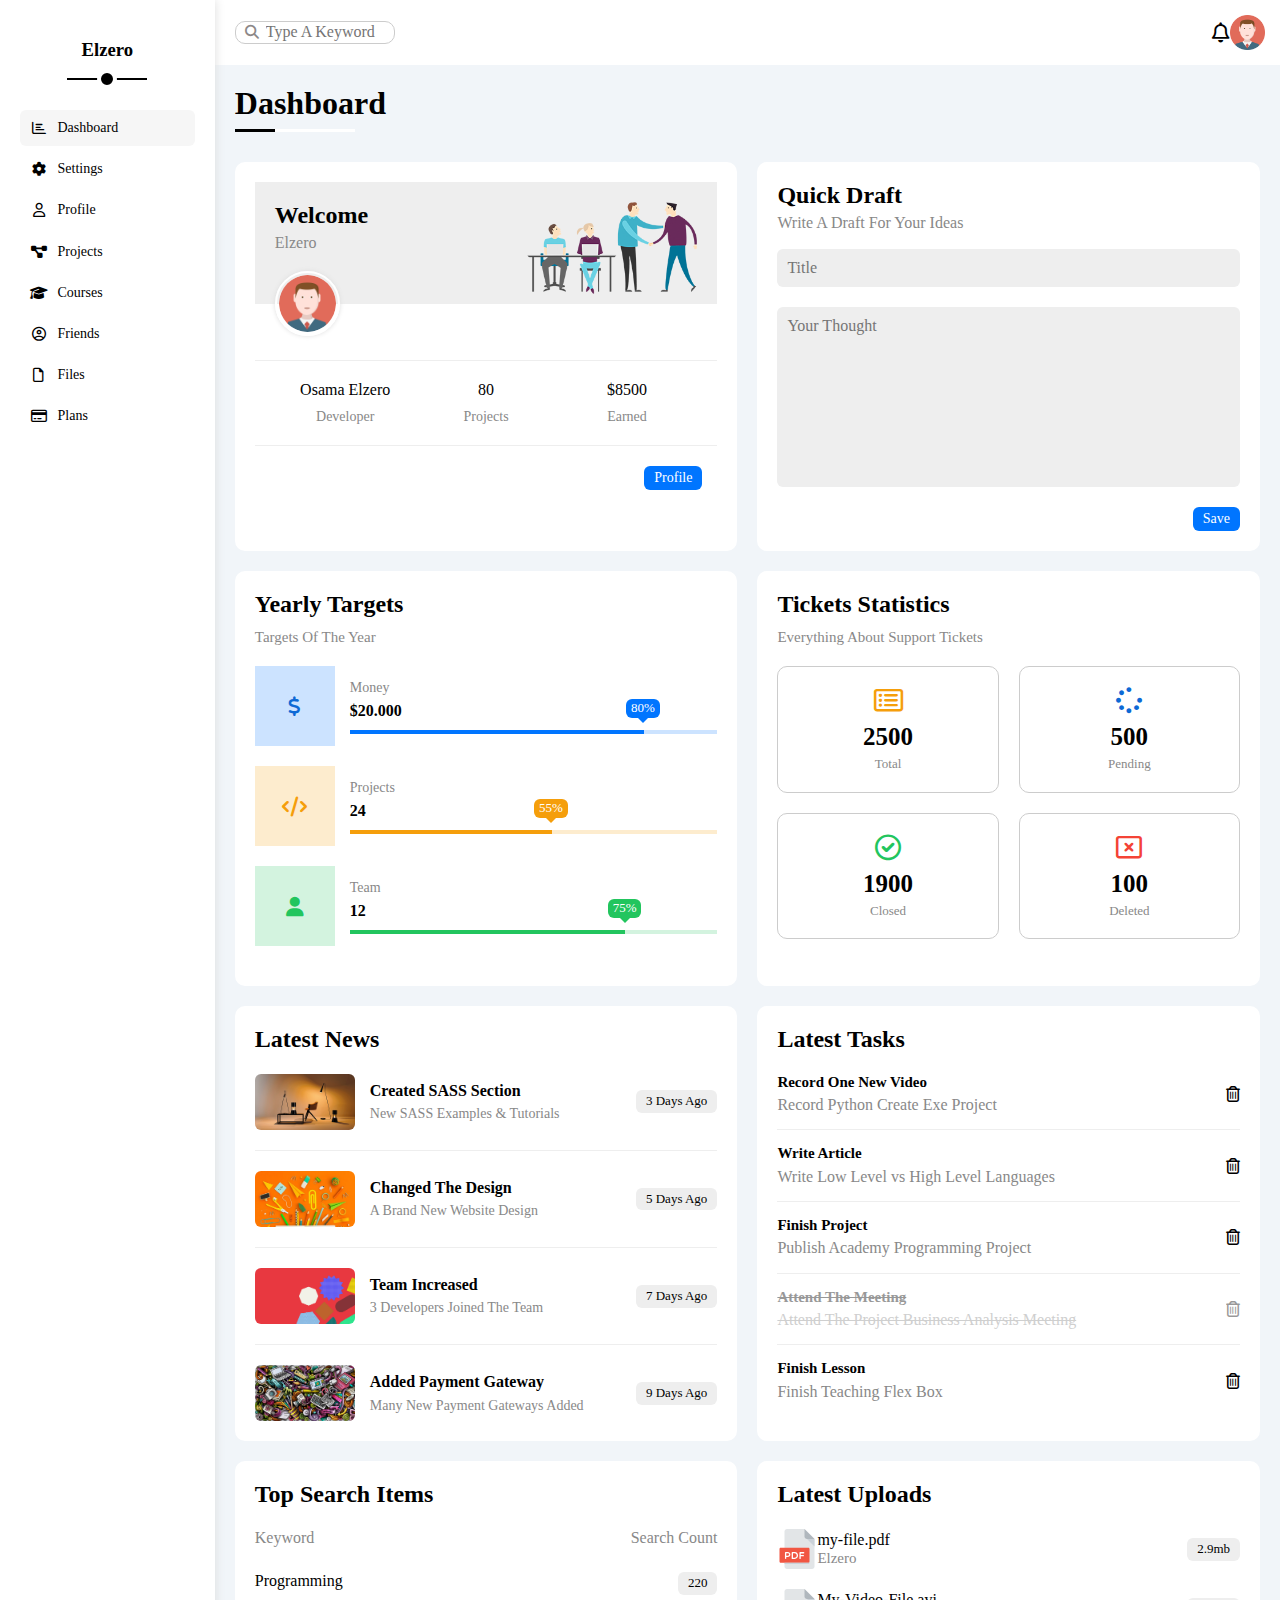
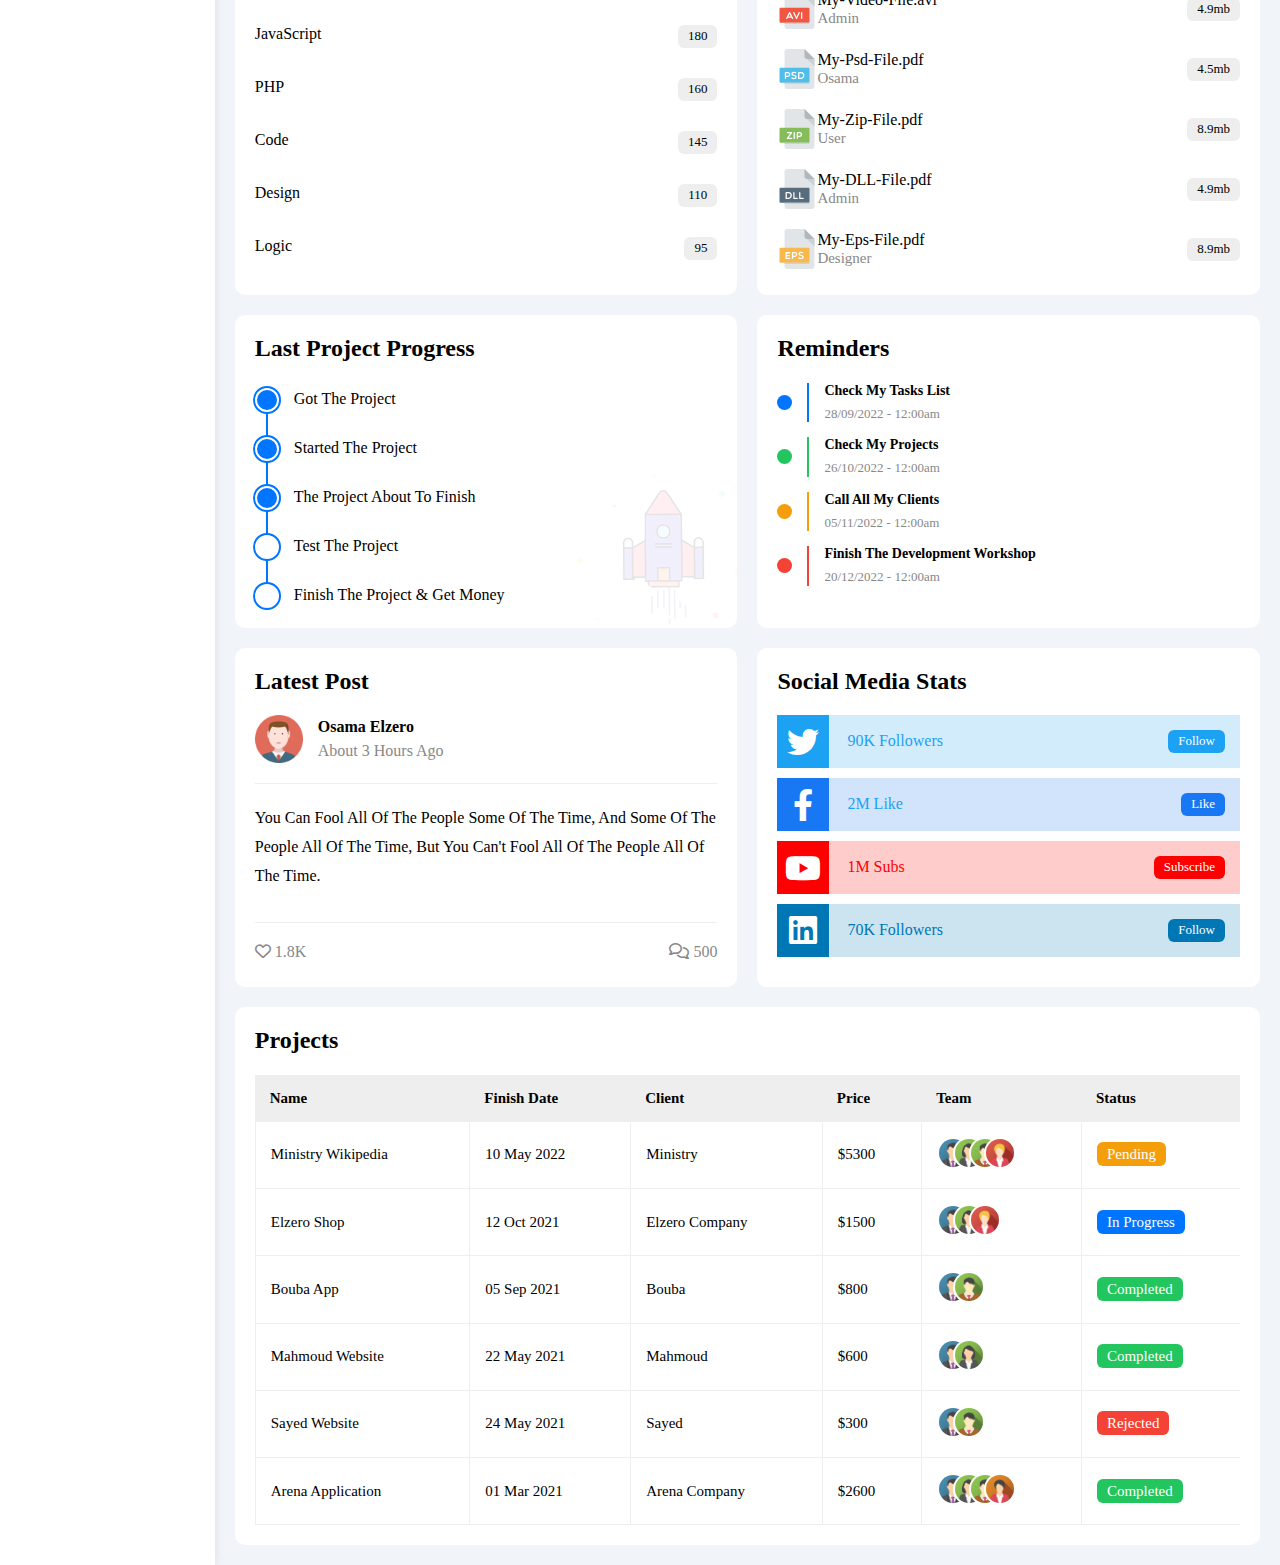
<file: index.html>
<!DOCTYPE html>
<html lang="en">

<head>
  <meta charset="UTF-8">
  <meta http-equiv="X-UA-Compatible" content="IE=edge">
  <meta name="viewport" content="width=device-width, initial-scale=1.0">
  <title>Disgin 4</title>
      <!-- fone awesome css file -->
      <link rel="stylesheet" href="css/all.min.css">
      <!-- css file rendering all the page normally -->
      <link rel="stylesheet" href="css/normalize.css">
      <!-- font google css file -->
      <link rel="preconnect" href="https://fonts.googleapis.com">
      <link rel="preconnect" href="https://fonts.gstatic.com" crossorigin>
      <link rel="preconnect" href="https://fonts.googleapis.com">
      <link rel="preconnect" href="https://fonts.gstatic.com" crossorigin>
      <link
          href="https://fonts.googleapis.com/css2?family=Passions+Conflict&family=Roboto:ital,wght@0,100;0,300;0,500;0,700;0,900;1,100;1,400&family=Work+Sans:ital,wght@0,200;0,300;0,400;0,500;0,600;0,700;1,300&display=swap"
          rel="stylesheet">
      <!-- main css file -->
      <link rel="stylesheet" href="css/index.css">
      <!-- framwork css file -->
      <link rel="stylesheet" href="css/framWork.css">
</head>
<body>
  <!-- first padge -->
  <div class="padge Dashboard d-flex">
      <div class="Sidebar bg-white p-20 p-relative ">
          <h3 class="Elzero txt-c">Elzero</h3>
          <ul>
              <li><a class="active d-flex align-center fs-14 c-black rad-6 p-10"  href="index.html">
                      <i class="fa-regular fa-chart-bar fa-fw"></i>
                      <span>Dashboard</span></a>
              </li>
              <li><a class="d-flex align-center fs-14 c-black rad-6 p-10" href="settings.html">
                      <i class="fa-solid fa-gear fa-fw"></i><span>Settings</span></a>
              </li>
              <li><a class="d-flex align-center fs-14 c-black rad-6 p-10"  href="profile.html">
                      <i class="fa-regular fa-user fa-fw"></i><span>Profile</span></a>
              </li>
              <li><a class="d-flex align-center fs-14 c-black rad-6 p-10"  href="projects.html">
                      <i class="fa-solid fa-diagram-project fa-fw"></i><span>Projects</span></a>
              </li>
              <li><a class="d-flex align-center fs-14 c-black rad-6 p-10"  href="courses.html">
                      <i class="fa-solid fa-graduation-cap fa-fw"></i><span>Courses</span></a>
              </li>
              <li><a class="d-flex align-center fs-14 c-black rad-6 p-10"  href="friends.html">
                      <i class="fa-regular fa-circle-user fa-fw"></i><span>Friends</span></a>
              </li>
              <li><a class="d-flex align-center fs-14 c-black rad-6 p-10"  href="files.html">
                      <i class="fa-regular fa-file fa-fw"></i><span>Files</span></a>
              </li>
              <li><a class="d-flex align-center fs-14 c-black rad-6 p-10"  href="plans.html">
                      <i class="fa-regular fa-credit-card fa-fw"></i><span>Plans</span></a>
              </li>
          </ul>
      </div>
      <div class="content w-full">
            <div class="header bg-white p-15 between-flex">
                <div class="search p-relative">
                    <input type="text" placeholder="Type A Keyword">
                </div>
                <div class="icons p-relative  d-flex align-center">
                    <i class=" notification fa-regular fa-bell fa-lg"></i>
                    <img width="35px" src="photo/avatar.png" alt>
                </div>
            </div>
            <h1 class="p-relative">Dashboard</h1>
            <div class="Boxx d-grid gap-20">
                <!-- start profile -->
                <div class="profile bg-white p-20 rad-10 txt-c-mobile block-mobile">
                    <div class="intro p-20 d-flex space-between bg-eee">
                        <div>
                            <h2 class="m-0">Welcome</h2>
                            <p class="c-grey mt-5">Elzero</p>
                        </div>
                        <img src="photo/welcome.png" alt="" class="hide-mobile">
                    </div>
                    <img src="photo/avatar.png" alt="" class="avatar">
                    <div class="body txt-c d-flex p-20 mt-20 mb-20 block-mobile">
                        <div>Osama Elzero <span class="d-block c-grey fs-14 mt-10">Developer</span></div>
                        <div>80 <span class="d-block c-grey fs-14 mt-10">Projects</span></div>
                        <div>$8500 <span class="d-block c-grey fs-14 mt-10">Earned</span></div>
                    </div>
                    <a href="Profile.html" class="visit d-block fs-14 rad-6 bg-blue c-white w-fit btn-shape">Profile</a>
            </div>
                <!-- End profile -->
                <!-- start Quick Draft -->
                <div class="Quick-Draft bg-white p-20 rad-10 txt-c-mobile block-mobile">
                    <h2 class="m-0">Quick Draft</h2>
                    <p class="c-grey mt-5">Write A Draft For Your Ideas</p>
                    <Form>
                        <input class="d-block mb-20 w-full p-10 b-none bg-eee rad-6" type="text" placeholder="Title">
                        <textarea class="d-block mb-20 w-full p-10 b-none bg-eee rad-6" placeholder="Your Thought"></textarea>
                        <input class="save d-block fs-14 bg-blue c-white b-none w-fit btn-shape" type="submit" value="Save">
                    </Form>
                </div>
                <!-- end Quick Draft -->
                <!-- Start Yearly Targets -->
                <div class="targets bg-white p-20 rad-10 ">
                    <h2 class="mt-0 mb-10">Yearly Targets</h2>
                    <p class="mt-0 mb-20 c-grey fs-15">Targets Of The Year</p>
                    <div class="target-row mb-20 blue d-flex align-center">
                        <div class="icon center-flex">
                    <i class="fa-solid fa-dollar-sign fa-lg c-blue"></i>
                        </div>
                        <div class="details">
                        <span class="fs-14 c-grey">Money</span>
                        <span class="d-block mt-5 mb-10 fw-bold">$20.000</span>
                        <div class="progress p-relative">
                            <span class="bg-blue blue" style="width: 80%">
                            <span class="bg-blue">80%</span>
                            </span>
                        </div>
                        </div>
                    </div>
                    <div class="target-row mb-20 center-flex orange">
                        <div class="icon center-flex">
                        <i class="fa-solid fa-code fa-lg c-orange"></i>
                        </div>
                        <div class="details">
                        <span class="fs-14 c-grey">Projects</span>
                        <span class="d-block mt-5 mb-10 fw-bold">24</span>
                        <div class="progress p-relative">
                            <span class="bg-orange orange" style="width: 55%">
                            <span class="bg-orange">55%</span>
                            </span>
                        </div>
                        </div>
                    </div>
                    <div class="target-row mb-20 center-flex green">
                        <div class="icon center-flex">
                        <i class="fa-solid fa-user fa-lg c-green"></i>
                        </div>
                        <div class="details">
                        <span class="fs-14 c-grey">Team</span>
                        <span class="d-block mt-5 mb-10 fw-bold">12</span>
                        <div class="progress p-relative">
                            <span class="bg-green green" style="width: 75%">
                            <span class="bg-green">75%</span>
                            </span>
                        </div>
                        </div>
                    </div>
                </div>
                <!-- End Yearly Targets -->
                <!-- Start Tickets Statistics -->
                <div class="Tickets Statistics bg-white p-20 rad-10 ">
                    <h2 class="mt-0 mb-10">Tickets Statistics</h2>
                    <p class="mt-0 mb-20 c-grey fs-15">Everything About Support Tickets</p>
                    <div class="d-flex txt-c gap-20 f-wrap">
                        <div class="box p-20 rad-10 fs-13 c-grey">
                        <i class="fa-regular fa-rectangle-list fa-2x mb-10 c-orange"></i>
                        <span class="d-block c-black fw-bold fs-25 mb-5">2500</span>
                        Total
                        </div>
                        <div class="box p-20 rad-10 fs-13 c-grey">
                        <i class="fa-solid fa-spinner fa-2x mb-10 c-blue"></i>
                        <span class="d-block c-black fw-bold fs-25 mb-5">500</span>
                        Pending
                        </div>
                        <div class="box p-20 rad-10 fs-13 c-grey">
                        <i class="fa-regular fa-circle-check fa-2x mb-10 c-green"></i>
                        <span class="d-block c-black fw-bold fs-25 mb-5">1900</span>
                        Closed
                        </div>
                        <div class="box p-20 rad-10 fs-13 c-grey">
                        <i class="fa-regular fa-rectangle-xmark fa-2x mb-10 c-red"></i>
                        <span class="d-block c-black fw-bold fs-25 mb-5">100</span>
                        Deleted
                        </div>
                    </div>
                </div>
                <!-- End Tickets Statistics -->
                <!-- Start Latest News -->
                <div class="Latest p-20 bg-white rad-10 txt-c-mobile">
                    <h2 class="mt-0 mb-20">Latest News</h2>
                    <div class="news-row d-flex align-center">
                    <img src="photo/news-01.png" alt="">
                    <div class="info">
                        <h3>Created SASS Section</h3>
                        <p class="m-0 fs-14 c-grey">New SASS Examples &amp; Tutorials</p>
                    </div>
                    <div class="btn-shape bg-eee fs-13 label">3 Days Ago</div>
                    </div>
                    <div class="news-row d-flex align-center">
                    <img src="photo/news-02.png" alt="">
                    <div class="info">
                        <h3>Changed The Design</h3>
                        <p class="m-0 fs-14 c-grey">A Brand New Website Design</p>
                    </div>
                    <div class="btn-shape bg-eee fs-13 label">5 Days Ago</div>
                    </div>
                    <div class="news-row d-flex align-center">
                    <img src="photo/news-03.png" alt="">
                    <div class="info">
                        <h3>Team Increased</h3>
                        <p class="m-0 fs-14 c-grey">3 Developers Joined The Team</p>
                    </div>
                    <div class="btn-shape bg-eee fs-13 label">7 Days Ago</div>
                    </div>
                    <div class="news-row d-flex align-center">
                    <img src="photo/news-04.png" alt="">
                    <div class="info">
                        <h3>Added Payment Gateway</h3>
                        <p class="m-0 fs-14 c-grey">Many New Payment Gateways Added</p>
                    </div>
                    <div class="btn-shape bg-eee fs-13 label">9 Days Ago</div>
                    </div>
                </div>
                <!-- End Latest News -->
                <!-- Start Latest Tasks -->
                <div class="tasks p-20 bg-white rad-10">
                    <h2 class="mt-0 mb-20">Latest Tasks</h2>
                    <div class="task-row between-flex">
                    <div class="info">
                        <h3 class="mt-0 mb-5 fs-15 mb-0">Record One New Video</h3>
                        <p class="m-0 c-grey">Record Python Create Exe Project</p>
                    </div>
                    <i class="fa-regular fa-trash-can delete"></i>
                    </div>
                    <div class="task-row between-flex">
                    <div class="info">
                        <h3 class="mt-0 mb-5 fs-15 mb-0">Write Article</h3>
                        <p class="m-0 c-grey">Write Low Level vs High Level Languages</p>
                    </div>
                    <i class="fa-regular fa-trash-can delete"></i>
                    </div>
                    <div class="task-row between-flex">
                    <div class="info">
                        <h3 class="mt-0 mb-5 fs-15 mb-0">Finish Project</h3>
                        <p class="m-0 c-grey">Publish Academy Programming Project</p>
                    </div>
                    <i class="fa-regular fa-trash-can delete"></i>
                    </div>
                    <div class="task-row between-flex done">
                    <div class="info">
                        <h3 class="mt-0 mb-5 fs-15 mb-0">Attend The Meeting</h3>
                        <p class="m-0 c-grey">Attend The Project Business Analysis Meeting</p>
                    </div>
                    <i class="fa-regular fa-trash-can delete meme"></i>
                    </div>
                    <div class="task-row between-flex">
                    <div class="info">
                        <h3 class="mt-0 mb-5 fs-15 mb-0">Finish Lesson</h3>
                        <p class="m-0 c-grey">Finish Teaching Flex Box</p>
                    </div>
                    <i class="fa-regular fa-trash-can delete"></i>
                    </div>
                </div>
                <!-- End Latest Tasks -->
                <!-- Start Top Search Items -->
                <div class="search-items p-20 bg-white rad-10">
                    <h2 class="mt-0 mb-20">Top Search Items</h2>
                    <div class="items-head d-flex space-between c-grey mb-10">
                    <div>Keyword</div>
                    <div>Search Count</div>
                    </div>
                    <div class="items d-flex space-between pt-15 pb-15">
                    <span>Programming</span>
                    <span class="bg-eee fs-13 btn-shape">220</span>
                    </div>
                    <div class="items d-flex space-between pt-15 pb-15">
                    <span>JavaScript</span>
                    <span class="bg-eee btn-shape fs-13">180</span>
                    </div>
                    <div class="items d-flex space-between pt-15 pb-15">
                    <span>PHP</span>
                    <span class="bg-eee btn-shape fs-13">160</span>
                    </div>
                    <div class="items d-flex space-between pt-15 pb-15">
                    <span>Code</span>
                    <span class="bg-eee btn-shape fs-13">145</span>
                    </div>
                    <div class="items d-flex space-between pt-15 pb-15">
                    <span>Design</span>
                    <span class="bg-eee btn-shape fs-13">110</span>
                    </div>
                    <div class="items d-flex space-between pt-15 pb-15">
                    <span>Logic</span>
                    <span class="bg-eee btn-shape fs-13">95</span>
                    </div>
                </div>
                <!-- End Top Search Items -->
                <!-- Start Latest Uploads -->
                <div class="latest-uploads p-20 bg-white rad-10">
                    <h2 class="mt-0 mb-20">Latest Uploads</h2>
                    <ul class="m-0">
                    <li class="between-flex pb-10 mb-10">
                        <div class="d-flex align-center">
                        <img class="mr-10" src="photo/pdf.svg" alt="">
                        <div>
                            <span class="d-block">my-file.pdf</span>
                            <span class="fs-15 c-grey">Elzero</span>
                        </div>
                        </div>
                        <div class="bg-eee btn-shape fs-13">2.9mb</div>
                    </li>
                    <li class="between-flex pb-10 mb-10">
                        <div class="d-flex align-center">
                        <img class="mr-10" src="photo/avi.svg" alt="">
                        <div>
                            <span class="d-block">My-Video-File.avi</span>
                            <span class="fs-15 c-grey">Admin</span>
                        </div>
                        </div>
                        <div class="bg-eee btn-shape fs-13">4.9mb</div>
                    </li>
                    <li class="between-flex pb-10 mb-10">
                        <div class="d-flex align-center">
                        <img class="mr-10" src="photo/psd.svg" alt="">
                        <div>
                            <span class="d-block">My-Psd-File.pdf</span>
                            <span class="fs-15 c-grey">Osama</span>
                        </div>
                        </div>
                        <div class="bg-eee btn-shape fs-13">4.5mb</div>
                    </li>
                    <li class="between-flex pb-10 mb-10">
                        <div class="d-flex align-center">
                        <img class="mr-10" src="photo/zip.svg" alt="">
                        <div>
                            <span class="d-block">My-Zip-File.pdf</span>
                            <span class="fs-15 c-grey">User</span>
                        </div>
                        </div>
                        <div class="bg-eee btn-shape fs-13">8.9mb</div>
                    </li>
                    <li class="between-flex pb-10 mb-10">
                        <div class="d-flex align-center">
                        <img class="mr-10" src="photo/dll.svg" alt="">
                        <div>
                            <span class="d-block">My-DLL-File.pdf</span>
                            <span class="fs-15 c-grey">Admin</span>
                        </div>
                        </div>
                        <div class="bg-eee btn-shape fs-13">4.9mb</div>
                    </li>
                    <li class="between-flex">
                        <div class="d-flex align-center">
                        <img class="mr-10" src="photo/eps.svg" alt="">
                        <div>
                            <span class="d-block">My-Eps-File.pdf</span>
                            <span class="fs-15 c-grey">Designer</span>
                        </div>
                        </div>
                        <div class="bg-eee btn-shape fs-13">8.9mb</div>
                    </li>
                    </ul>
                </div>
                <!-- End Latest Uploads -->
                <!-- Start Last Project Progress -->
                <div class="last-project p-20 bg-white rad-10 p-relative">
                    <h2 class="mt-0 mb-20">Last Project Progress</h2>
                    <ul class="m-0 p-relative">
                    <li class="mt-25 d-flex align-center done">Got The Project</li>
                    <li class="mt-25 d-flex align-center done">Started The Project</li>
                    <li class="mt-25 d-flex align-center done">The Project About To Finish</li>
                    <li class="mt-25 d-flex align-center current">Test The Project</li>
                    <li class="mt-25 d-flex align-center">Finish The Project &amp; Get Money</li>
                    </ul>
                    <img class="launch-icon hide-mobile" src="photo/project.png" alt="">
                  </div>
                <!-- End Last Project Progress -->
                <!-- start Reminders -->
                <div class="reminders p-20 bg-white rad-10 p-relative">
                    <h2 class="mt-0 mb-25">Reminders</h2>
                    <ul class="m-0">
                      <li class="d-flex align-center mt-15">
                        <span class="key bg-blue mr-15 d-block rad-half"></span>
                        <div class="pl-15 blue">
                          <p class="fs-14 fw-bold mt-0 mb-5">Check My Tasks List</p>
                          <span class="fs-13 c-grey">28/09/2022 - 12:00am</span>
                        </div>
                      </li>
                      <li class="d-flex align-center mt-15">
                        <span class="key bg-green mr-15 d-block rad-half"></span>
                        <div class="pl-15 green">
                          <p class="fs-14 fw-bold mt-0 mb-5">Check My Projects</p>
                          <span class="fs-13 c-grey">26/10/2022 - 12:00am</span>
                        </div>
                      </li>
                      <li class="d-flex align-center mt-15">
                        <span class="key bg-orange mr-15 d-block rad-half"></span>
                        <div class="pl-15 orange">
                          <p class="fs-14 fw-bold mt-0 mb-5">Call All My Clients</p>
                          <span class="fs-13 c-grey">05/11/2022 - 12:00am</span>
                        </div>
                      </li>
                      <li class="d-flex align-center mt-15">
                        <span class="key bg-red mr-15 d-block rad-half"></span>
                        <div class="pl-15 red">
                          <p class="fs-14 fw-bold mt-0 mb-5">Finish The Development Workshop</p>
                          <span class="fs-13 c-grey">20/12/2022 - 12:00am</span>
                        </div>
                      </li>
                    </ul>
                  </div>
                  <!-- END Reminders -->
                  <!-- start Latest Post -->
                  <div class="latest-post p-20 bg-white rad-10 p-relative">
                    <h2 class="mt-0 mb-25">Latest Post</h2>
                    <div class="top d-flex align-center">
                      <img class="avatar mr-15" src="photo/avatar.png" alt="">
                      <div class="info">
                        <span class="d-block mb-5 fw-bold">Osama Elzero</span>
                        <span class="c-grey">About 3 Hours Ago</span>
                      </div>
                    </div>
                    <div class="post-content txt-c-mobile pt-20 pb-20 mt-20 mb-20">
                      You can fool all of the people some of the time, and some of the people all of the time, but you can't
                      fool all of the people all of the time.
                    </div>
                    <div class="post-stats between-flex c-grey">
                      <div>
                        <i class="fa-regular fa-heart"></i>
                        <span>1.8K</span>
                      </div>
                      <div>
                        <i class="fa-regular fa-comments"></i>
                        <span>500</span>
                      </div>
                    </div>
                  </div>
                  <!-- end Latest Post -->
                  <!-- start Social Media Stats -->
                  <div class="social-media p-20 bg-white rad-10 p-relative">
                    <h2 class="mt-0 mb-25">Social Media Stats</h2>
                    <div class="box twitter p-15 p-relative mb-10 between-flex">
                      <i class="fa-brands fa-twitter fa-2x c-white h-full center-flex"></i>
                      <span>90K Followers</span>
                      <a class="fs-13 c-white btn-shape" href="#">Follow</a>
                    </div>
                    <div class="box facebook p-15 p-relative mb-10 between-flex">
                      <i class="fa-brands fa-facebook-f fa-2x c-white h-full center-flex"></i>
                      <span>2M Like</span>
                      <a class="fs-13 c-white btn-shape" href="#">Like</a>
                    </div>
                    <div class="box youtube p-15 p-relative mb-10 between-flex">
                      <i class="fa-brands fa-youtube fa-2x c-white h-full center-flex"></i>
                      <span>1M Subs</span>
                      <a class="fs-13 c-white btn-shape" href="#">Subscribe</a>
                    </div>
                    <div class="box linkedin p-15 p-relative mb-10 between-flex">
                        <i class="fa-brands fa-linkedin fa-2x c-white h-full center-flex"></i>
                        <span>70K Followers</span>
                        <a class="fs-13 c-white btn-shape" href="#">Follow</a>
                    </div>
                </div>
            </div>
                <!-- end Social Media Stats -->
                <!-- start Projects -->
                <div class="projects p-20 bg-white rad-10 m-20">
                    <h2 class="mt-0 mb-20">Projects</h2>
                    <div class="responsive-table">
                        <table class="fs-15 w-full">
                            <thead>
                          <tr>
                            <td>Name</td>
                            <td>Finish Date</td>
                            <td>Client</td>
                            <td>Price</td>
                            <td>Team</td>
                            <td>Status</td>
                          </tr>
                        </thead>
                        <tbody>
                          <tr>
                            <td>Ministry Wikipedia</td>
                            <td>10 May 2022</td>
                            <td>Ministry</td>
                            <td>$5300</td>
                            <td>
                              <img src="photo/team-01.png" alt="">
                              <img src="photo/team-02.png" alt="">
                              <img src="photo/team-03.png" alt="">
                              <img src="photo/team-05.png" alt="">
                            </td>
                            <td>
                              <span class="label btn-shape bg-orange c-white">Pending</span>
                            </td>
                          </tr>
                          <tr>
                            <td>Elzero Shop</td>
                            <td>12 Oct 2021</td>
                            <td>Elzero Company</td>
                            <td>$1500</td>
                            <td>
                              <img src="photo/team-01.png" alt="">
                              <img src="photo/team-02.png" alt="">
                              <img src="photo/team-05.png" alt="">
                            </td>
                            <td><span class="label btn-shape bg-blue c-white">In Progress</span></td>
                          </tr>
                          <tr>
                            <td>Bouba App</td>
                            <td>05 Sep 2021</td>
                            <td>Bouba</td>
                            <td>$800</td>
                            <td>
                              <img src="photo/team-01.png" alt="">
                              <img src="photo/team-03.png" alt="">
                            </td>
                            <td><span class="label btn-shape bg-green c-white">Completed</span></td>
                          </tr>
                          <tr>
                            <td>Mahmoud Website</td>
                            <td>22 May 2021</td>
                            <td>Mahmoud</td>
                            <td>$600</td>
                            <td>
                              <img src="photo/team-01.png" alt="">
                              <img src="photo/team-02.png" alt="">
                            </td>
                            <td><span class="label btn-shape bg-green c-white">Completed</span></td>
                          </tr>
                          <tr>
                            <td>Sayed Website</td>
                            <td>24 May 2021</td>
                            <td>Sayed</td>
                            <td>$300</td>
                            <td>
                              <img src="photo/team-01.png" alt="">
                              <img src="photo/team-03.png" alt="">
                            </td>
                            <td><span class="label btn-shape bg-red c-white">Rejected</span></td>
                          </tr>
                          <tr>
                            <td>Arena Application</td>
                            <td>01 Mar 2021</td>
                            <td>Arena Company</td>
                            <td>$2600</td>
                            <td>
                              <img src="photo/team-01.png" alt="">
                              <img src="photo/team-02.png" alt="">
                              <img src="photo/team-03.png" alt="">
                              <img src="photo/team-04.png" alt="">
                            </td>
                            <td><span class="label btn-shape bg-green c-white">Completed</span></td>
                          </tr>
                        </tbody>
                      </table>
                    </div>
                  </div>
                  <!-- end Projects -->
    </div>
</body>

</html>
</file>
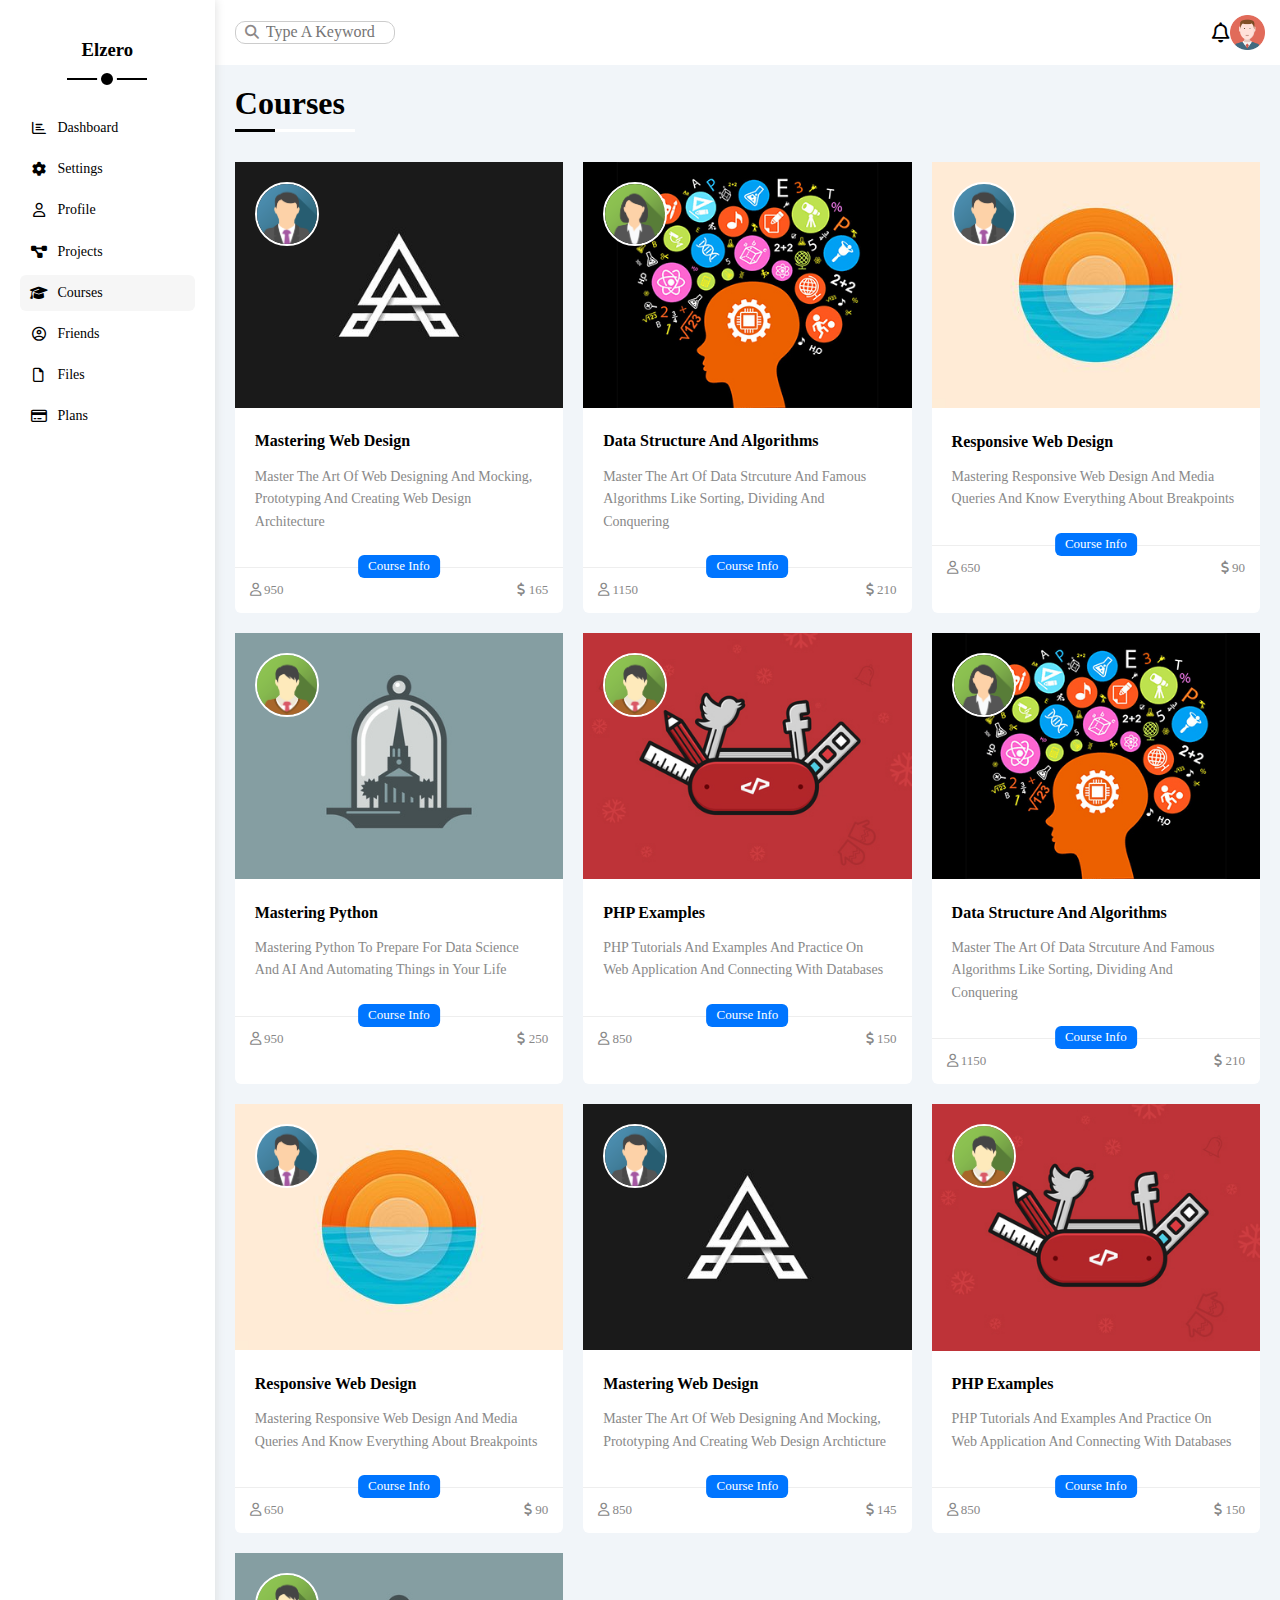
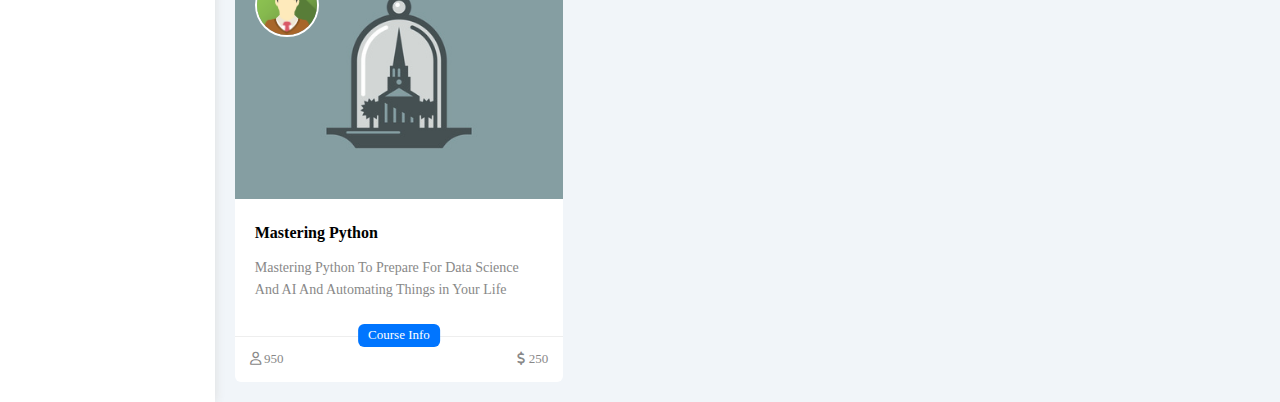
<file: courses.html>
<!DOCTYPE html>
<html lang="en">

<head>
    <meta charset="UTF-8">
    <meta http-equiv="X-UA-Compatible" content="IE=edge">
    <meta name="viewport" content="width=device-width, initial-scale=1.0">
    <title>Disgin 4</title>
        <!-- fone awesome css file -->
        <link rel="stylesheet" href="css/all.min.css">
        <!-- css file rendering all the page normally -->
        <link rel="stylesheet" href="css/normalize.css">
        <!-- font google css file -->
        <link rel="preconnect" href="https://fonts.googleapis.com">
        <link rel="preconnect" href="https://fonts.gstatic.com" crossorigin>
        <link rel="preconnect" href="https://fonts.googleapis.com">
        <link rel="preconnect" href="https://fonts.gstatic.com" crossorigin>
        <link
            href="https://fonts.googleapis.com/css2?family=Passions+Conflict&family=Roboto:ital,wght@0,100;0,300;0,500;0,700;0,900;1,100;1,400&family=Work+Sans:ital,wght@0,200;0,300;0,400;0,500;0,600;0,700;1,300&display=swap"
            rel="stylesheet">
        <!-- main css file -->
        <link rel="stylesheet" href="css/index.css">
        <!-- framwork css file -->
        <link rel="stylesheet" href="css/framWork.css">
</head>
<body>
    <!-- first padge -->
    <div class="padge Dashboard d-flex">
        <div class="Sidebar bg-white p-20 p-relative ">
            <h3 class="Elzero txt-c">Elzero</h3>
            <ul>
                <li><a class="d-flex align-center fs-14 c-black rad-6 p-10"  href="index.html">
                        <i class="fa-regular fa-chart-bar fa-fw"></i>
                        <span>Dashboard</span></a>
                </li>
                <li><a class="d-flex align-center fs-14 c-black rad-6 p-10" href="settings.html">
                        <i class="fa-solid fa-gear fa-fw"></i><span>Settings</span></a>
                </li>
                <li><a class="d-flex align-center fs-14 c-black rad-6 p-10"  href="profile.html">
                        <i class="fa-regular fa-user fa-fw"></i><span>Profile</span></a>
                </li>
                <li><a class="d-flex align-center fs-14 c-black rad-6 p-10"  href="projects.html">
                        <i class="fa-solid fa-diagram-project fa-fw"></i><span>Projects</span></a>
                </li>
                <li><a class="active d-flex align-center fs-14 c-black rad-6 p-10"  href="courses.html">
                        <i class="fa-solid fa-graduation-cap fa-fw"></i><span>Courses</span></a>
                </li>
                <li><a class="d-flex align-center fs-14 c-black rad-6 p-10"  href="friends.html">
                        <i class="fa-regular fa-circle-user fa-fw"></i><span>Friends</span></a>
                </li>
                <li><a class="d-flex align-center fs-14 c-black rad-6 p-10"  href="files.html">
                        <i class="fa-regular fa-file fa-fw"></i><span>Files</span></a>
                </li>
                <li><a class="d-flex align-center fs-14 c-black rad-6 p-10"  href="plans.html">
                        <i class="fa-regular fa-credit-card fa-fw"></i><span>Plans</span></a>
                </li>
            </ul>
        </div>
        <div class="content w-full">
            <div class="header bg-white p-15 between-flex">
                <div class="search p-relative">
                    <input type="text" placeholder="Type A Keyword">
                </div>
                <div class="icons p-relative  d-flex align-center">
                    <i class=" notification fa-regular fa-bell fa-lg"></i>
                    <img width="35px" src="photo/avatar.png" alt>
                </div>
            </div>
            <h1 class="p-relative">Courses</h1>
            <div class="courses-page d-grid m-20 gap-20">
                <div class="course bg-white rad-6 p-relative">
                  <img class="cover" src="photo/course-01.jpg" alt="">
                  <img class="instructor" src="photo/team-01.png" alt="">
                  <div class="p-20">
                    <h4 class="m-0">Mastering Web Design</h4>
                    <p class="description c-grey mt-15 fs-14">
                      Master The Art Of Web Designing And Mocking, Prototyping And Creating Web Design Architecture
                    </p>
                  </div>
                  <div class="info p-15 p-relative between-flex">
                    <span class="title bg-blue c-white btn-shape">Course Info</span>
                    <span class="c-grey">
                      <i class="fa-regular fa-user"></i>
                      950
                    </span>
                    <span class="c-grey">
                      <i class="fa-solid fa-dollar-sign"></i>
                      165
                    </span>
                  </div>
                </div>
                <div class="course bg-white rad-6 p-relative">
                  <img class="cover" src="photo/course-02.jpg" alt="">
                  <img class="instructor" src="photo/team-02.png" alt="">
                  <div class="p-20">
                    <h4 class="m-0">Data Structure And Algorithms</h4>
                    <p class="description c-grey mt-15 fs-14">
                      Master The Art Of Data Strcuture And Famous Algorithms Like Sorting, Dividing And Conquering
                    </p>
                  </div>
                  <div class="info p-15 p-relative between-flex">
                    <span class="title bg-blue c-white btn-shape">Course Info</span>
                    <span class="c-grey"> <i class="fa-regular fa-user"></i> 1150</span>
                    <span class="c-grey"><i class="fa-solid fa-dollar-sign"></i> 210</span>
                  </div>
                </div>
                <div class="course bg-white rad-6 p-relative">
                  <img class="cover" src="photo/course-03.jpg" alt="">
                  <img class="instructor" src="photo/team-01.png" alt="">
                  <div class="p-20">
                    <h4 class="m-0">Responsive Web Design</h4>
                    <p class="description c-grey mt-15 fs-14">
                      Mastering Responsive Web Design And Media Queries And Know Everything About Breakpoints
                    </p>
                  </div>
                  <div class="info p-15 p-relative between-flex">
                    <span class="title bg-blue c-white btn-shape">Course Info</span>
                    <span class="c-grey"> <i class="fa-regular fa-user"></i> 650</span>
                    <span class="c-grey"><i class="fa-solid fa-dollar-sign"></i> 90</span>
                  </div>
                </div>
                <div class="course bg-white rad-6 p-relative">
                  <img class="cover" src="photo/course-04.jpg" alt="">
                  <img class="instructor" src="photo/team-03.png" alt="">
                  <div class="p-20">
                    <h4 class="m-0">Mastering Python</h4>
                    <p class="description c-grey mt-15 fs-14">
                      Mastering Python To Prepare For Data Science And AI And Automating Things in Your Life
                    </p>
                  </div>
                  <div class="info p-15 p-relative between-flex">
                    <span class="title bg-blue c-white btn-shape">Course Info</span>
                    <span class="c-grey"> <i class="fa-regular fa-user"></i> 950</span>
                    <span class="c-grey"><i class="fa-solid fa-dollar-sign"></i> 250</span>
                  </div>
                </div>
                <div class="course bg-white rad-6 p-relative">
                  <img class="cover" src="photo/course-05.jpg" alt="">
                  <img class="instructor" src="photo/team-03.png" alt="">
                  <div class="p-20">
                    <h4 class="m-0">PHP Examples</h4>
                    <p class="description c-grey mt-15 fs-14">
                      PHP Tutorials And Examples And Practice On Web Application And Connecting With Databases
                    </p>
                  </div>
                  <div class="info p-15 p-relative between-flex">
                    <span class="title bg-blue c-white btn-shape">Course Info</span>
                    <span class="c-grey"> <i class="fa-regular fa-user"></i> 850</span>
                    <span class="c-grey"><i class="fa-solid fa-dollar-sign"></i> 150</span>
                  </div>
                </div>
                  <div class="course bg-white rad-6 p-relative">
                    <img class="cover" src="photo/course-02.jpg" alt="">
                    <img class="instructor" src="photo/team-02.png" alt="">
                    <div class="p-20">
                      <h4 class="m-0">Data Structure And Algorithms</h4>
                      <p class="description c-grey mt-15 fs-14">
                        Master The Art Of Data Strcuture And Famous Algorithms Like Sorting, Dividing And Conquering
                      </p>
                    </div>
                    <div class="info p-15 p-relative between-flex">
                      <span class="title bg-blue c-white btn-shape">Course Info</span>
                      <span class="c-grey"> <i class="fa-regular fa-user"></i> 1150</span>
                      <span class="c-grey"><i class="fa-solid fa-dollar-sign"></i> 210</span>
                    </div>
                  </div>
                  <div class="course bg-white rad-6 p-relative">
                    <img class="cover" src="photo/course-03.jpg" alt="">
                    <img class="instructor" src="photo/team-01.png" alt="">
                    <div class="p-20">
                      <h4 class="m-0">Responsive Web Design</h4>
                      <p class="description c-grey mt-15 fs-14">
                        Mastering Responsive Web Design And Media Queries And Know Everything About Breakpoints
                      </p>
                    </div>
                    <div class="info p-15 p-relative between-flex">
                      <span class="title bg-blue c-white btn-shape">Course Info</span>
                      <span class="c-grey"> <i class="fa-regular fa-user"></i> 650</span>
                      <span class="c-grey"><i class="fa-solid fa-dollar-sign"></i> 90</span>
                    </div>
                  </div>
                  <div class="course bg-white rad-6 p-relative">
                    <img class="cover" src="photo/course-01.jpg" alt="">
                    <img class="instructor" src="photo/team-01.png" alt="">
                    <div class="p-20">
                      <h4 class="m-0">Mastering Web Design</h4>
                      <p class="description c-grey mt-15 fs-14">
                        Master The Art Of Web Designing And Mocking, Prototyping And Creating Web Design Archticture
                      </p>
                    </div>
                    <div class="info p-15 p-relative between-flex">
                      <span class="title bg-blue c-white btn-shape">Course Info</span>
                      <span class="c-grey"> <i class="fa-regular fa-user"></i> 850</span>
                      <span class="c-grey"><i class="fa-solid fa-dollar-sign"></i> 145</span>
                    </div>
                  </div>
                  <div class="course bg-white rad-6 p-relative">
                    <img class="cover" src="photo/course-05.jpg" alt="">
                    <img class="instructor" src="photo/team-03.png" alt="">
                    <div class="p-20">
                      <h4 class="m-0">PHP Examples</h4>
                      <p class="description c-grey mt-15 fs-14">
                        PHP Tutorials And Examples And Practice On Web Application And Connecting With Databases
                      </p>
                    </div>
                    <div class="info p-15 p-relative between-flex">
                      <span class="title bg-blue c-white btn-shape">Course Info</span>
                      <span class="c-grey"> <i class="fa-regular fa-user"></i> 850</span>
                      <span class="c-grey"><i class="fa-solid fa-dollar-sign"></i> 150</span>
                    </div>
                  </div>
                  <div class="course bg-white rad-6 p-relative">
                    <img class="cover" src="photo/course-04.jpg" alt="">
                    <img class="instructor" src="photo/team-03.png" alt="">
                    <div class="p-20">
                      <h4 class="m-0">Mastering Python</h4>
                      <p class="description c-grey mt-15 fs-14">
                        Mastering Python To Prepare For Data Science And AI And Automating Things in Your Life
                      </p>
                    </div>
                    <div class="info p-15 p-relative between-flex">
                      <span class="title bg-blue c-white btn-shape">Course Info</span>
                      <span class="c-grey"> <i class="fa-regular fa-user"></i> 950</span>
                      <span class="c-grey"><i class="fa-solid fa-dollar-sign"></i> 250</span>
                    </div>
                  </div>
                </div>
</file>
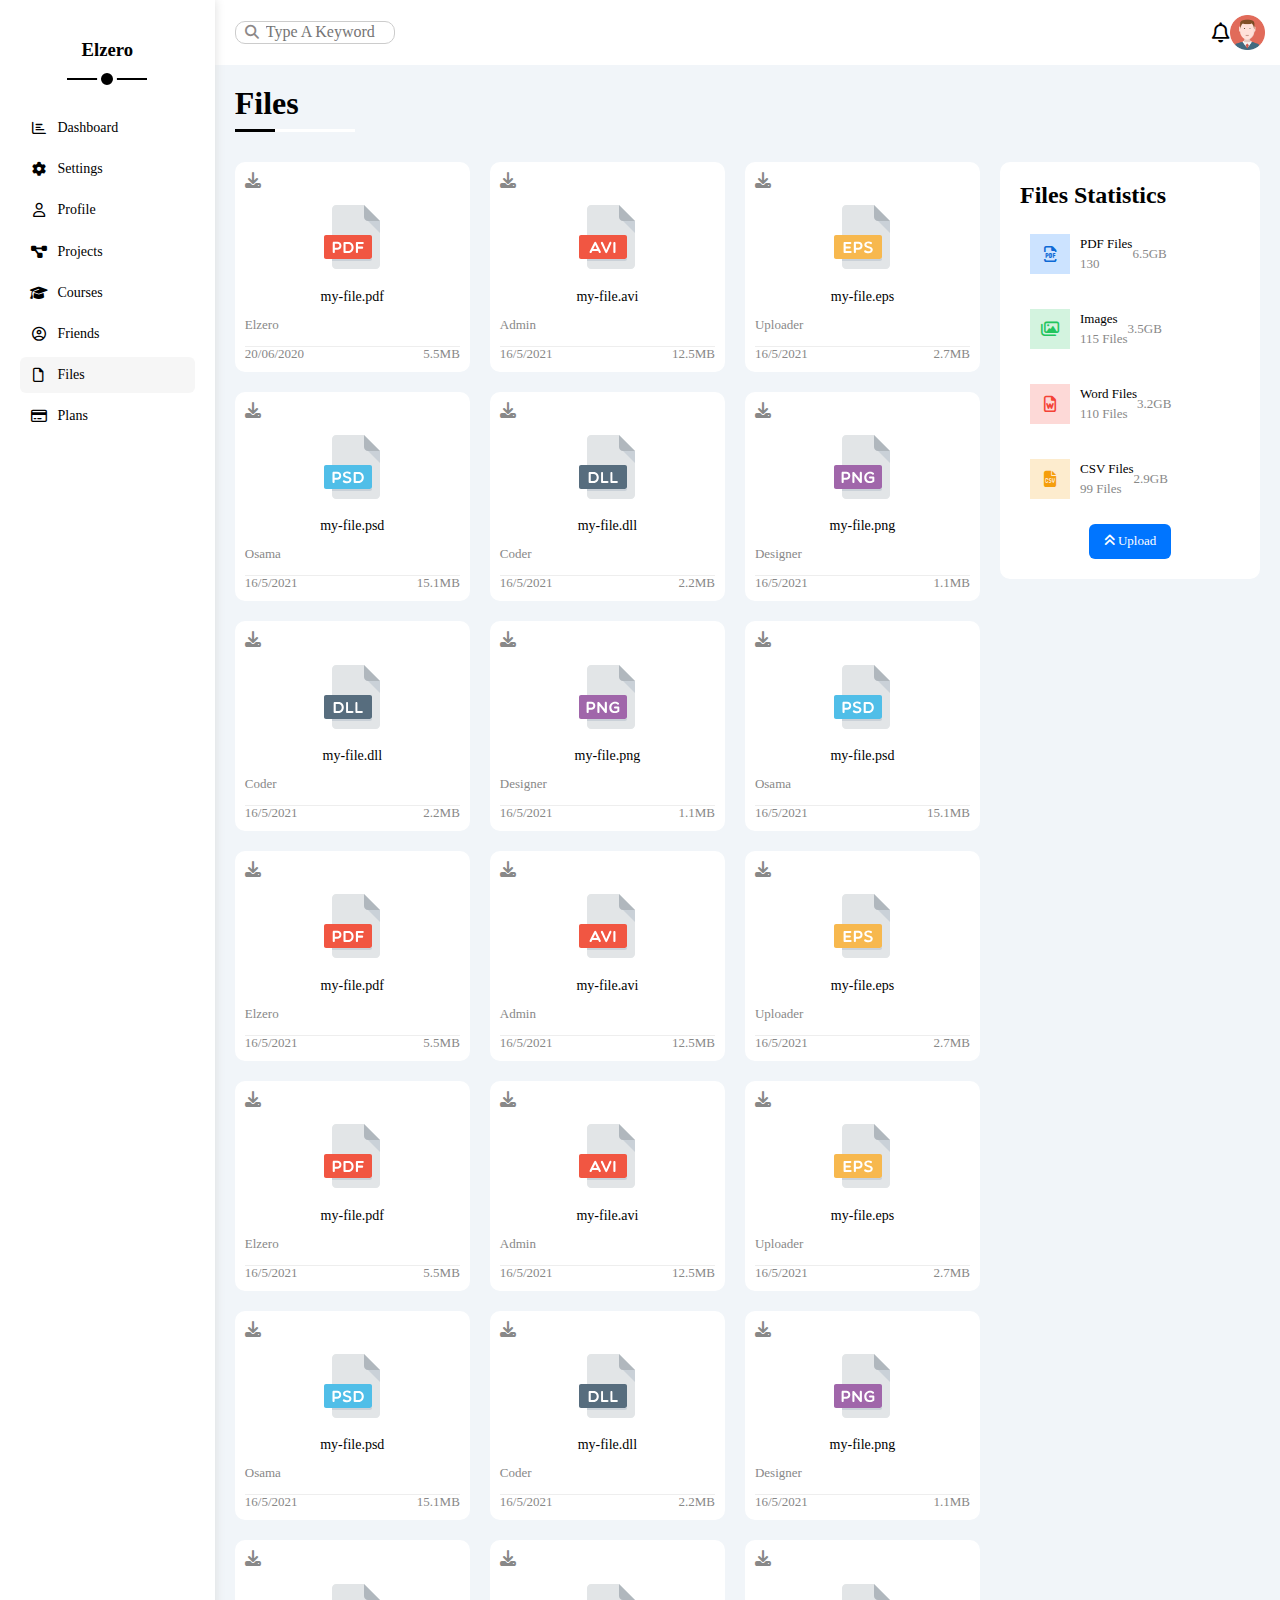
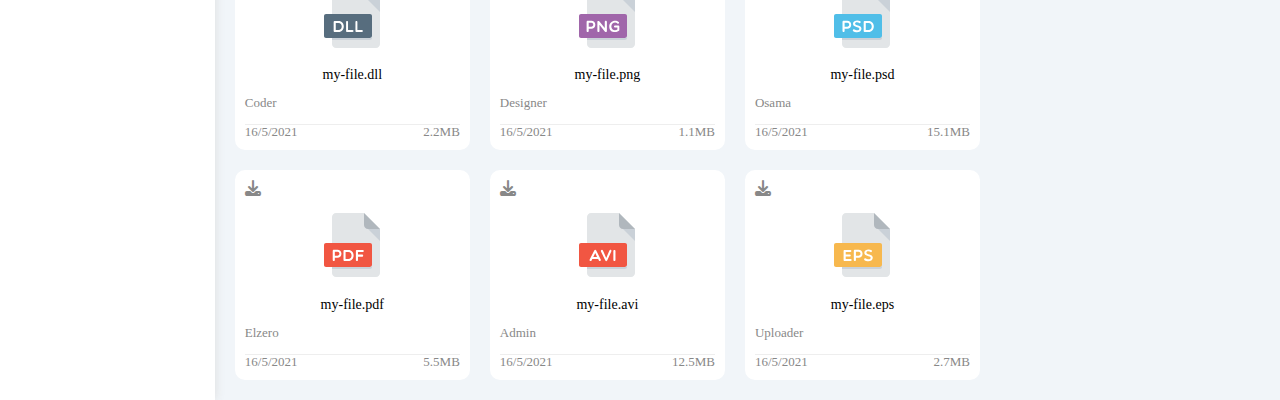
<file: files.html>
<!DOCTYPE html>
<html lang="en">

<head>
  <meta charset="UTF-8">
  <meta http-equiv="X-UA-Compatible" content="IE=edge">
  <meta name="viewport" content="width=device-width, initial-scale=1.0">
  <title>Disgin 4</title>
      <!-- fone awesome css file -->
      <link rel="stylesheet" href="css/all.min.css">
      <!-- css file rendering all the page normally -->
      <link rel="stylesheet" href="css/normalize.css">
      <!-- font google css file -->
      <link rel="preconnect" href="https://fonts.googleapis.com">
      <link rel="preconnect" href="https://fonts.gstatic.com" crossorigin>
      <link rel="preconnect" href="https://fonts.googleapis.com">
      <link rel="preconnect" href="https://fonts.gstatic.com" crossorigin>
      <link
          href="https://fonts.googleapis.com/css2?family=Passions+Conflict&family=Roboto:ital,wght@0,100;0,300;0,500;0,700;0,900;1,100;1,400&family=Work+Sans:ital,wght@0,200;0,300;0,400;0,500;0,600;0,700;1,300&display=swap"
          rel="stylesheet">
      <!-- main css file -->
      <link rel="stylesheet" href="css/index.css">
      <!-- framwork css file -->
      <link rel="stylesheet" href="css/framWork.css">
</head>
<body>
    <!-- first padge -->
    <div class="padge Dashboard d-flex">
        <div class="Sidebar bg-white p-20 p-relative ">
            <h3 class="Elzero txt-c">Elzero</h3>
            <ul>
              <li><a class="d-flex align-center fs-14 c-black rad-6 p-10"  href="index.html">
                      <i class="fa-regular fa-chart-bar fa-fw"></i>
                      <span>Dashboard</span></a>
              </li>
              <li><a class="d-flex align-center fs-14 c-black rad-6 p-10" href="settings.html">
                      <i class="fa-solid fa-gear fa-fw"></i><span>Settings</span></a>
              </li>
              <li><a class="d-flex align-center fs-14 c-black rad-6 p-10"  href="profile.html">
                      <i class="fa-regular fa-user fa-fw"></i><span>Profile</span></a>
              </li>
              <li><a class="d-flex align-center fs-14 c-black rad-6 p-10"  href="projects.html">
                      <i class="fa-solid fa-diagram-project fa-fw"></i><span>Projects</span></a>
              </li>
              <li><a class="d-flex align-center fs-14 c-black rad-6 p-10"  href="courses.html">
                      <i class="fa-solid fa-graduation-cap fa-fw"></i><span>Courses</span></a>
              </li>
              <li><a class="d-flex align-center fs-14 c-black rad-6 p-10"  href="friends.html">
                      <i class="fa-regular fa-circle-user fa-fw"></i><span>Friends</span></a>
              </li>
              <li><a class="active d-flex align-center fs-14 c-black rad-6 p-10"  href="files.html">
                      <i class="fa-regular fa-file fa-fw"></i><span>Files</span></a>
              </li>
              <li><a class="d-flex align-center fs-14 c-black rad-6 p-10"  href="plans.html">
                      <i class="fa-regular fa-credit-card fa-fw"></i><span>Plans</span></a>
              </li>
          </ul>
        </div>
        <div class="content w-full">
            <div class="header bg-white p-15 between-flex">
                <div class="search p-relative">
                    <input type="text" placeholder="Type A Keyword">
                </div>
                <div class="icons p-relative  d-flex align-center">
                    <i class=" notification fa-regular fa-bell fa-lg"></i>
                    <img width="35px" src="photo/avatar.png" alt>
                </div>
            </div>
            <h1 class="p-relative">Files</h1>
            <div class="files-page d-flex m-20 gap-20">
                <div class="files-stats p-20 bg-white rad-10">
                  <h2 class="mt-0 mb-15 txt-c-mobile">Files Statistics</h2>
                  <div class="d-flex align-center border-eee p-10 rad-6 mb-15 fs-13">
                    <i class="fa-regular fa-file-pdf fa-lg blue center-flex c-blue icon"></i>
                    <div class="info">
                      <span>PDF Files</span>
                      <span class="c-grey d-block mt-5">130</span>
                    </div>
                    <div class="size c-grey">6.5GB</div>
                  </div>
                  <div class="d-flex align-center border-eee p-10 rad-6 mb-15 fs-13">
                    <i class="fa-regular fa-images fa-lg green center-flex c-green icon"></i>
                    <div class="info">
                      <span>Images</span>
                      <span class="c-grey d-block mt-5">115 Files</span>
                    </div>
                    <div class="size c-grey">3.5GB</div>
                  </div>
                  <div class="d-flex align-center border-eee p-10 rad-6 mb-15 fs-13">
                    <i class="fa-regular fa-file-word fa-lg red center-flex c-red icon"></i>
                    <div class="info">
                      <span>Word Files</span>
                      <span class="c-grey d-block mt-5">110 Files</span>
                    </div>
                    <div class="size c-grey">3.2GB</div>
                  </div>
                  <div class="d-flex align-center border-eee p-10 rad-6 fs-13">
                    <i class="fa-solid fa-file-csv fa-lg orange center-flex c-orange icon"></i>
                    <div class="info">
                      <span>CSV Files</span>
                      <span class="c-grey d-block mt-5">99 Files</span>
                    </div>
                    <div class="size c-grey">2.9GB</div>
                  </div>
                  <a class="upload bg-blue c-white fs-13 rad-6 d-block w-fit" href="#">
                    <i class="fa-solid fa-angles-up mr-10"></i>
                    Upload
                  </a>
                </div>
                <div class="files-content d-grid gap-20">
                  <div class="file bg-white p-10 rad-10">
                    <i class="fa-solid fa-download c-grey p-absolute"></i>
                    <div class="icon txt-c">
                      <img class="mt-15 mb-15" src="photo/pdf.svg" alt="">
                    </div>
                    <div class="txt-c mb-10 fs-14">my-file.pdf</div>
                    <p class="c-grey fs-13">Elzero</p>
                    <div class="info between-flex mt-10 pt-10 fs-13 c-grey">
                      <span>20/06/2020</span>
                      <span>5.5MB</span>
                    </div>
                  </div>
                  <div class="file bg-white p-10 rad-10">
                    <i class="fa-solid fa-download c-grey p-absolute"></i>
                    <div class="icon txt-c">
                      <img class="mt-15 mb-15" src="photo/avi.svg" alt="">
                    </div>
                    <div class="txt-c mb-10 fs-14">my-file.avi</div>
                    <p class="c-grey fs-13">Admin</p>
                    <div class="info between-flex mt-10 pt-10 fs-13 c-grey">
                      <span>16/5/2021</span>
                      <span>12.5MB</span>
                    </div>
                  </div>
                  <div class="file bg-white p-10 rad-10">
                    <i class="fa-solid fa-download c-grey p-absolute"></i>
                    <div class="icon txt-c">
                      <img class="mt-15 mb-15" src="photo/eps.svg" alt="">
                    </div>
                    <div class="txt-c mb-10 fs-14">my-file.eps</div>
                    <p class="c-grey fs-13">Uploader</p>
                    <div class="info between-flex mt-10 pt-10 fs-13 c-grey">
                      <span>16/5/2021</span>
                      <span>2.7MB</span>
                    </div>
                  </div>
                  <div class="file bg-white p-10 rad-10">
                    <i class="fa-solid fa-download c-grey p-absolute"></i>
                    <div class="icon txt-c">
                      <img class="mt-15 mb-15" src="photo/psd.svg" alt="">
                    </div>
                    <div class="txt-c mb-10 fs-14">my-file.psd</div>
                    <p class="c-grey fs-13">Osama</p>
                    <div class="info between-flex mt-10 pt-10 fs-13 c-grey">
                      <span>16/5/2021</span>
                      <span>15.1MB</span>
                    </div>
                  </div>
                  <div class="file bg-white p-10 rad-10">
                    <i class="fa-solid fa-download c-grey p-absolute"></i>
                    <div class="icon txt-c">
                      <img class="mt-15 mb-15" src="photo/dll.svg" alt="">
                    </div>
                    <div class="txt-c mb-10 fs-14">my-file.dll</div>
                    <p class="c-grey fs-13">Coder</p>
                    <div class="info between-flex mt-10 pt-10 fs-13 c-grey">
                      <span>16/5/2021</span>
                      <span>2.2MB</span>
                    </div>
                  </div>
                  <div class="file bg-white p-10 rad-10">
                    <i class="fa-solid fa-download c-grey p-absolute"></i>
                    <div class="icon txt-c">
                      <img class="mt-15 mb-15" src="photo/png.svg" alt="">
                    </div>
                    <div class="txt-c mb-10 fs-14">my-file.png</div>
                    <p class="c-grey fs-13">Designer</p>
                    <div class="info between-flex mt-10 pt-10 fs-13 c-grey">
                      <span>16/5/2021</span>
                      <span>1.1MB</span>
                    </div>
                  </div>
                  <div class="file bg-white p-10 rad-10">
                    <i class="fa-solid fa-download c-grey p-absolute"></i>
                    <div class="icon txt-c">
                      <img class="mt-15 mb-15" src="photo/dll.svg" alt="">
                    </div>
                    <div class="txt-c mb-10 fs-14">my-file.dll</div>
                    <p class="c-grey fs-13">Coder</p>
                    <div class="info between-flex mt-10 pt-10 fs-13 c-grey">
                      <span>16/5/2021</span>
                      <span>2.2MB</span>
                    </div>
                  </div>
                  <div class="file bg-white p-10 rad-10">
                    <i class="fa-solid fa-download c-grey p-absolute"></i>
                    <div class="icon txt-c">
                      <img class="mt-15 mb-15" src="photo/png.svg" alt="">
                    </div>
                    <div class="txt-c mb-10 fs-14">my-file.png</div>
                    <p class="c-grey fs-13">Designer</p>
                    <div class="info between-flex mt-10 pt-10 fs-13 c-grey">
                      <span>16/5/2021</span>
                      <span>1.1MB</span>
                    </div>
                  </div>
                  <div class="file bg-white p-10 rad-10">
                    <i class="fa-solid fa-download c-grey p-absolute"></i>
                    <div class="icon txt-c">
                      <img class="mt-15 mb-15" src="photo/psd.svg" alt="">
                    </div>
                    <div class="txt-c mb-10 fs-14">my-file.psd</div>
                    <p class="c-grey fs-13">Osama</p>
                    <div class="info between-flex mt-10 pt-10 fs-13 c-grey">
                      <span>16/5/2021</span>
                      <span>15.1MB</span>
                    </div>
                  </div>
                  <div class="file bg-white p-10 rad-10">
                    <i class="fa-solid fa-download c-grey p-absolute"></i>
                    <div class="icon txt-c">
                      <img class="mt-15 mb-15" src="photo/pdf.svg" alt="">
                    </div>
                    <div class="txt-c mb-10 fs-14">my-file.pdf</div>
                    <p class="c-grey fs-13">Elzero</p>
                    <div class="info between-flex mt-10 pt-10 fs-13 c-grey">
                      <span>16/5/2021</span>
                      <span>5.5MB</span>
                    </div>
                  </div>
                  <div class="file bg-white p-10 rad-10">
                    <i class="fa-solid fa-download c-grey p-absolute"></i>
                    <div class="icon txt-c">
                      <img class="mt-15 mb-15" src="photo/avi.svg" alt="">
                    </div>
                    <div class="txt-c mb-10 fs-14">my-file.avi</div>
                    <p class="c-grey fs-13">Admin</p>
                    <div class="info between-flex mt-10 pt-10 fs-13 c-grey">
                      <span>16/5/2021</span>
                      <span>12.5MB</span>
                    </div>
                  </div>
                  <div class="file bg-white p-10 rad-10">
                    <i class="fa-solid fa-download c-grey p-absolute"></i>
                    <div class="icon txt-c">
                      <img class="mt-15 mb-15" src="photo/eps.svg" alt="">
                    </div>
                    <div class="txt-c mb-10 fs-14">my-file.eps</div>
                    <p class="c-grey fs-13">Uploader</p>
                    <div class="info between-flex mt-10 pt-10 fs-13 c-grey">
                      <span>16/5/2021</span>
                      <span>2.7MB</span>
                    </div>
                  </div>
                  <div class="file bg-white p-10 rad-10">
                    <i class="fa-solid fa-download c-grey p-absolute"></i>
                    <div class="icon txt-c">
                      <img class="mt-15 mb-15" src="photo/pdf.svg" alt="">
                    </div>
                    <div class="txt-c mb-10 fs-14">my-file.pdf</div>
                    <p class="c-grey fs-13">Elzero</p>
                    <div class="info between-flex mt-10 pt-10 fs-13 c-grey">
                      <span>16/5/2021</span>
                      <span>5.5MB</span>
                    </div>
                  </div>
                  <div class="file bg-white p-10 rad-10">
                    <i class="fa-solid fa-download c-grey p-absolute"></i>
                    <div class="icon txt-c">
                      <img class="mt-15 mb-15" src="photo/avi.svg" alt="">
                    </div>
                    <div class="txt-c mb-10 fs-14">my-file.avi</div>
                    <p class="c-grey fs-13">Admin</p>
                    <div class="info between-flex mt-10 pt-10 fs-13 c-grey">
                      <span>16/5/2021</span>
                      <span>12.5MB</span>
                    </div>
                  </div>
                  <div class="file bg-white p-10 rad-10">
                    <i class="fa-solid fa-download c-grey p-absolute"></i>
                    <div class="icon txt-c">
                      <img class="mt-15 mb-15" src="photo/eps.svg" alt="">
                    </div>
                    <div class="txt-c mb-10 fs-14">my-file.eps</div>
                    <p class="c-grey fs-13">Uploader</p>
                    <div class="info between-flex mt-10 pt-10 fs-13 c-grey">
                      <span>16/5/2021</span>
                      <span>2.7MB</span>
                    </div>
                  </div>
                  <div class="file bg-white p-10 rad-10">
                    <i class="fa-solid fa-download c-grey p-absolute"></i>
                    <div class="icon txt-c">
                      <img class="mt-15 mb-15" src="photo/psd.svg" alt="">
                    </div>
                    <div class="txt-c mb-10 fs-14">my-file.psd</div>
                    <p class="c-grey fs-13">Osama</p>
                    <div class="info between-flex mt-10 pt-10 fs-13 c-grey">
                      <span>16/5/2021</span>
                      <span>15.1MB</span>
                    </div>
                  </div>
                  <div class="file bg-white p-10 rad-10">
                    <i class="fa-solid fa-download c-grey p-absolute"></i>
                    <div class="icon txt-c">
                      <img class="mt-15 mb-15" src="photo/dll.svg" alt="">
                    </div>
                    <div class="txt-c mb-10 fs-14">my-file.dll</div>
                    <p class="c-grey fs-13">Coder</p>
                    <div class="info between-flex mt-10 pt-10 fs-13 c-grey">
                      <span>16/5/2021</span>
                      <span>2.2MB</span>
                    </div>
                  </div>
                  <div class="file bg-white p-10 rad-10">
                    <i class="fa-solid fa-download c-grey p-absolute"></i>
                    <div class="icon txt-c">
                      <img class="mt-15 mb-15" src="photo/png.svg" alt="">
                    </div>
                    <div class="txt-c mb-10 fs-14">my-file.png</div>
                    <p class="c-grey fs-13">Designer</p>
                    <div class="info between-flex mt-10 pt-10 fs-13 c-grey">
                      <span>16/5/2021</span>
                      <span>1.1MB</span>
                    </div>
                  </div>
                  <div class="file bg-white p-10 rad-10">
                    <i class="fa-solid fa-download c-grey p-absolute"></i>
                    <div class="icon txt-c">
                      <img class="mt-15 mb-15" src="photo/dll.svg" alt="">
                    </div>
                    <div class="txt-c mb-10 fs-14">my-file.dll</div>
                    <p class="c-grey fs-13">Coder</p>
                    <div class="info between-flex mt-10 pt-10 fs-13 c-grey">
                      <span>16/5/2021</span>
                      <span>2.2MB</span>
                    </div>
                  </div>
                  <div class="file bg-white p-10 rad-10">
                    <i class="fa-solid fa-download c-grey p-absolute"></i>
                    <div class="icon txt-c">
                      <img class="mt-15 mb-15" src="photo/png.svg" alt="">
                    </div>
                    <div class="txt-c mb-10 fs-14">my-file.png</div>
                    <p class="c-grey fs-13">Designer</p>
                    <div class="info between-flex mt-10 pt-10 fs-13 c-grey">
                      <span>16/5/2021</span>
                      <span>1.1MB</span>
                    </div>
                  </div>
                  <div class="file bg-white p-10 rad-10">
                    <i class="fa-solid fa-download c-grey p-absolute"></i>
                    <div class="icon txt-c">
                      <img class="mt-15 mb-15" src="photo/psd.svg" alt="">
                    </div>
                    <div class="txt-c mb-10 fs-14">my-file.psd</div>
                    <p class="c-grey fs-13">Osama</p>
                    <div class="info between-flex mt-10 pt-10 fs-13 c-grey">
                      <span>16/5/2021</span>
                      <span>15.1MB</span>
                    </div>
                  </div>
                  <div class="file bg-white p-10 rad-10">
                    <i class="fa-solid fa-download c-grey p-absolute"></i>
                    <div class="icon txt-c">
                      <img class="mt-15 mb-15" src="photo/pdf.svg" alt="">
                    </div>
                    <div class="txt-c mb-10 fs-14">my-file.pdf</div>
                    <p class="c-grey fs-13">Elzero</p>
                    <div class="info between-flex mt-10 pt-10 fs-13 c-grey">
                      <span>16/5/2021</span>
                      <span>5.5MB</span>
                    </div>
                  </div>
                  <div class="file bg-white p-10 rad-10">
                    <i class="fa-solid fa-download c-grey p-absolute"></i>
                    <div class="icon txt-c">
                      <img class="mt-15 mb-15" src="photo/avi.svg" alt="">
                    </div>
                    <div class="txt-c mb-10 fs-14">my-file.avi</div>
                    <p class="c-grey fs-13">Admin</p>
                    <div class="info between-flex mt-10 pt-10 fs-13 c-grey">
                      <span>16/5/2021</span>
                      <span>12.5MB</span>
                    </div>
                  </div>
                  <div class="file bg-white p-10 rad-10">
                    <i class="fa-solid fa-download c-grey p-absolute"></i>
                    <div class="icon txt-c">
                      <img class="mt-15 mb-15" src="photo/eps.svg" alt="">
                    </div>
                    <div class="txt-c mb-10 fs-14">my-file.eps</div>
                    <p class="c-grey fs-13">Uploader</p>
                    <div class="info between-flex mt-10 pt-10 fs-13 c-grey">
                      <span>16/5/2021</span>
                      <span>2.7MB</span>
                    </div>
                  </div>
                </div>
              </div>
</file>
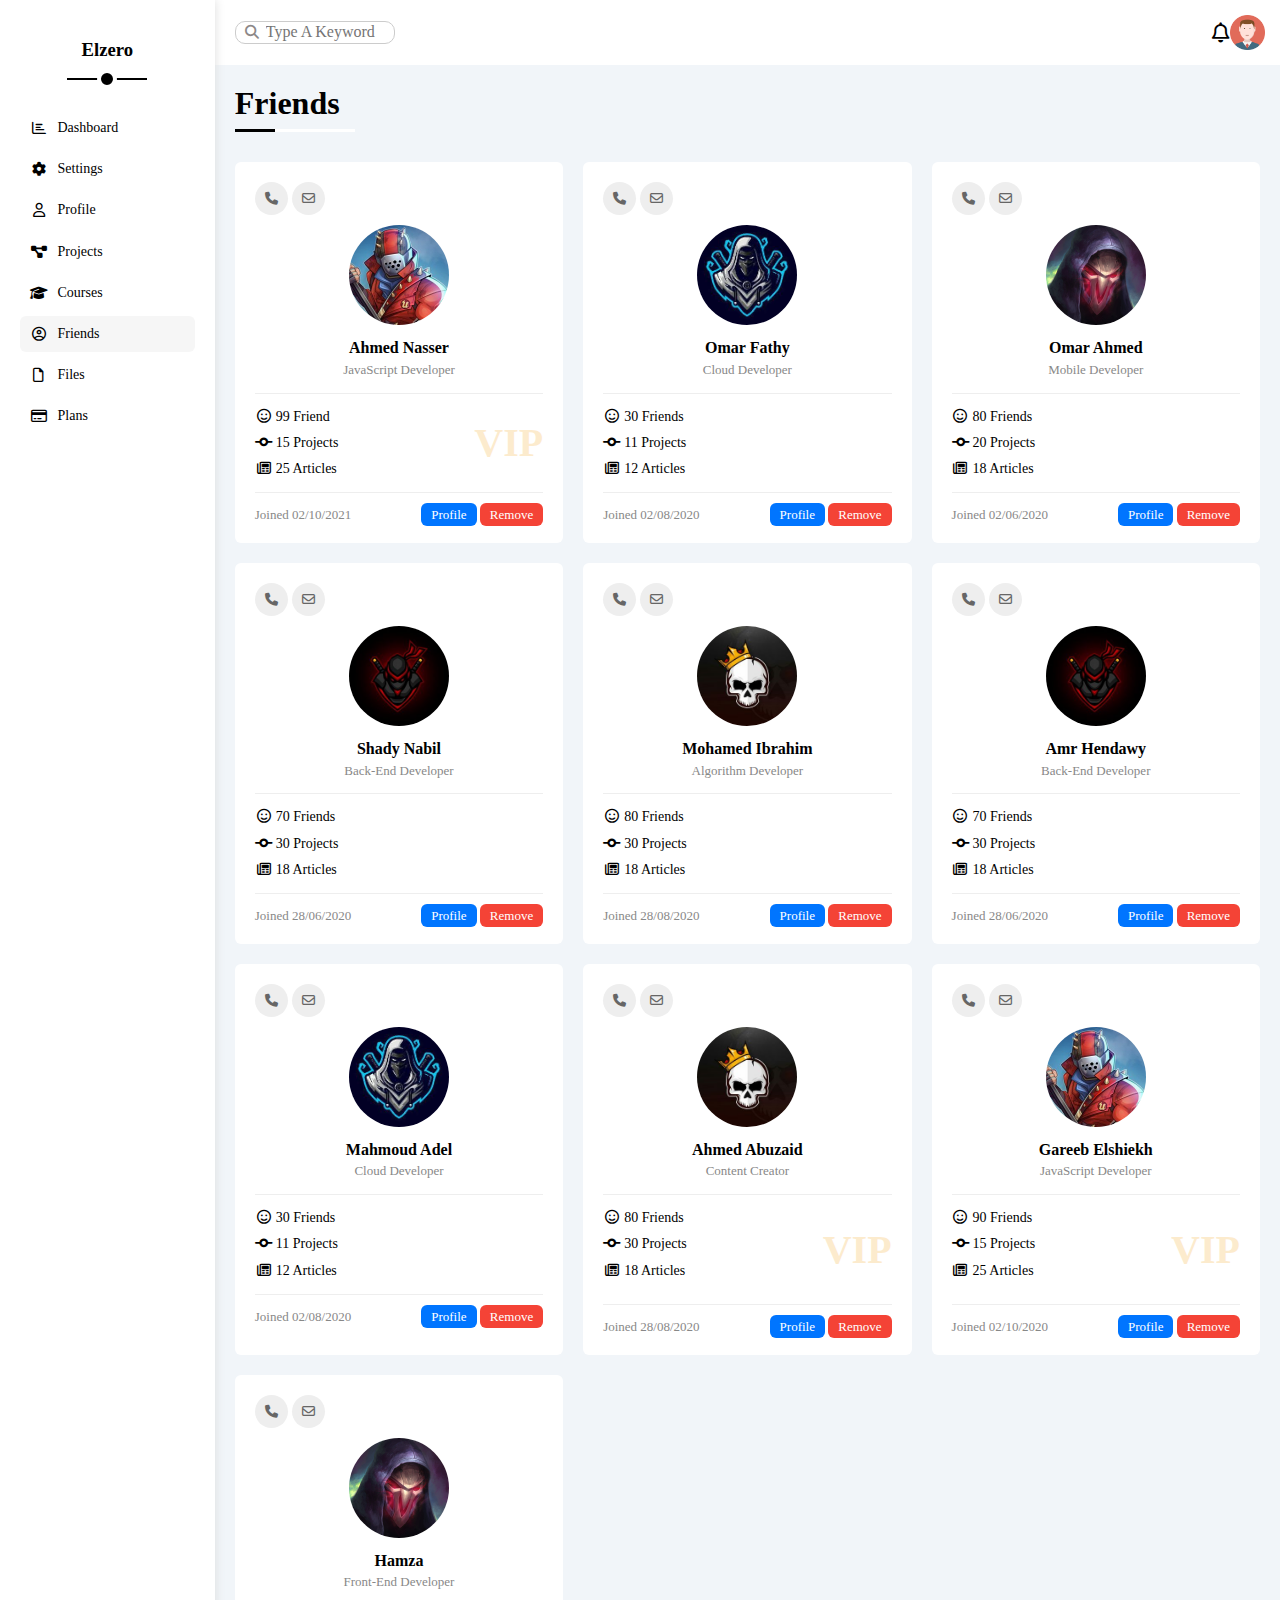
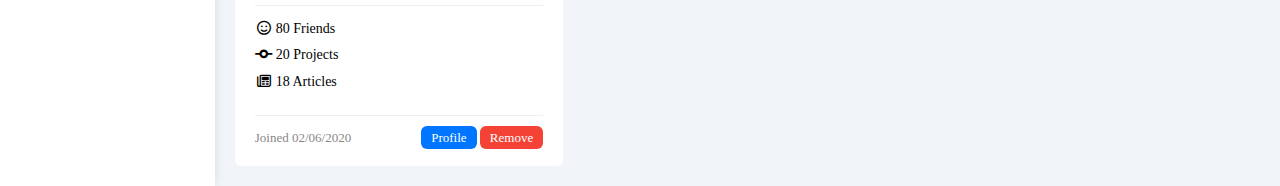
<file: friends.html>
<!DOCTYPE html>
<html lang="en">

<head>
  <meta charset="UTF-8">
  <meta http-equiv="X-UA-Compatible" content="IE=edge">
  <meta name="viewport" content="width=device-width, initial-scale=1.0">
  <title>Disgin 4</title>
      <!-- fone awesome css file -->
      <link rel="stylesheet" href="css/all.min.css">
      <!-- css file rendering all the page normally -->
      <link rel="stylesheet" href="css/normalize.css">
      <!-- font google css file -->
      <link rel="preconnect" href="https://fonts.googleapis.com">
      <link rel="preconnect" href="https://fonts.gstatic.com" crossorigin>
      <link rel="preconnect" href="https://fonts.googleapis.com">
      <link rel="preconnect" href="https://fonts.gstatic.com" crossorigin>
      <link
          href="https://fonts.googleapis.com/css2?family=Passions+Conflict&family=Roboto:ital,wght@0,100;0,300;0,500;0,700;0,900;1,100;1,400&family=Work+Sans:ital,wght@0,200;0,300;0,400;0,500;0,600;0,700;1,300&display=swap"
          rel="stylesheet">
      <!-- main css file -->
      <link rel="stylesheet" href="css/index.css">
      <!-- framwork css file -->
      <link rel="stylesheet" href="css/framWork.css">
</head>
<body>
    <!-- first padge -->
    <div class="padge Dashboard d-flex">
        <div class="Sidebar bg-white p-20 p-relative ">
            <h3 class="Elzero txt-c">Elzero</h3>
            <ul>
              <li><a class="d-flex align-center fs-14 c-black rad-6 p-10"  href="index.html">
                      <i class="fa-regular fa-chart-bar fa-fw"></i>
                      <span>Dashboard</span></a>
              </li>
              <li><a class="d-flex align-center fs-14 c-black rad-6 p-10" href="settings.html">
                      <i class="fa-solid fa-gear fa-fw"></i><span>Settings</span></a>
              </li>
              <li><a class="d-flex align-center fs-14 c-black rad-6 p-10"  href="profile.html">
                      <i class="fa-regular fa-user fa-fw"></i><span>Profile</span></a>
              </li>
              <li><a class="d-flex align-center fs-14 c-black rad-6 p-10"  href="projects.html">
                      <i class="fa-solid fa-diagram-project fa-fw"></i><span>Projects</span></a>
              </li>
              <li><a class="d-flex align-center fs-14 c-black rad-6 p-10"  href="courses.html">
                      <i class="fa-solid fa-graduation-cap fa-fw"></i><span>Courses</span></a>
              </li>
              <li><a class="active d-flex align-center fs-14 c-black rad-6 p-10"  href="friends.html">
                      <i class="fa-regular fa-circle-user fa-fw"></i><span>Friends</span></a>
              </li>
              <li><a class="d-flex align-center fs-14 c-black rad-6 p-10"  href="files.html">
                      <i class="fa-regular fa-file fa-fw"></i><span>Files</span></a>
              </li>
              <li><a class="d-flex align-center fs-14 c-black rad-6 p-10"  href="plans.html">
                      <i class="fa-regular fa-credit-card fa-fw"></i><span>Plans</span></a>
              </li>
          </ul>
        </div>
        <div class="content w-full">
            <div class="header bg-white p-15 between-flex">
                <div class="search p-relative">
                    <input type="text" placeholder="Type A Keyword">
                </div>
                <div class="icons p-relative  d-flex align-center">
                    <i class=" notification fa-regular fa-bell fa-lg"></i>
                    <img width="35px" src="photo/avatar.png" alt>
                </div>
            </div>
            <h1 class="p-relative">Friends</h1>
            <div class="friends-page d-grid m-20 gap-20">
                <div class="friend bg-white rad-6 p-20 p-relative">
                  <div class="contact">
                    <i class="fa-solid fa-phone"></i>
                    <i class="fa-regular fa-envelope"></i>
                  </div>
                  <div class="txt-c">
                    <img class="rad-half mt-10 mb-10 w-100 h-100" src="photo/friend-01.jpg" alt="">
                    <h4 class="m-0">Ahmed Nasser</h4>
                    <p class="c-grey fs-13 mt-5 mb-0">JavaScript Developer</p>
                  </div>
                  <div class="icons fs-14 p-relative">
                    <div class="mb-10">
                      <i class="fa-regular fa-face-smile fa-fw"></i>
                      <span>99 Friend</span>
                    </div>
                    <div class="mb-10">
                      <i class="fa-solid fa-code-commit fa-fw"></i>
                      <span>15 Projects</span>
                    </div>
                    <div>
                      <i class="fa-regular fa-newspaper fa-fw"></i>
                      <span>25 Articles</span>
                    </div>
                    <span class="vip fw-bold c-orange">VIP</span>
                  </div>
                  <div class="info between-flex fs-13">
                    <span class="c-grey">Joined 02/10/2021</span>
                    <div>
                      <a class="bg-blue c-white btn-shape" href="/Profile.html">Profile</a>
                      <a class="bg-red c-white btn-shape" href="#">Remove</a>
                    </div>
                  </div>
                </div>
                <div class="friend bg-white rad-6 p-20 p-relative">
                  <div class="contact">
                    <i class="fa-solid fa-phone"></i>
                    <i class="fa-regular fa-envelope"></i>
                  </div>
                  <div class="txt-c">
                    <img class="rad-half mt-10 mb-10 w-100 h-100" src="photo/friend-02.jpg" alt="">
                    <h4 class="m-0">Omar Fathy</h4>
                    <p class="c-grey fs-13 mt-5 mb-0">Cloud Developer</p>
                  </div>
                  <div class="icons fs-14 p-relative">
                    <div class="mb-10">
                      <i class="fa-regular fa-face-smile fa-fw"></i>
                      <span>30 Friends</span>
                    </div>
                    <div class="mb-10">
                      <i class="fa-solid fa-code-commit fa-fw"></i>
                      <span>11 Projects</span>
                    </div>
                    <div>
                      <i class="fa-regular fa-newspaper fa-fw"></i>
                      <span>12 Articles</span>
                    </div>
                  </div>
                  <div class="info between-flex fs-13">
                    <span class="c-grey">Joined 02/08/2020</span>
                    <div>
                      <a class="bg-blue c-white btn-shape" href="/Profile.html">Profile</a>
                      <a class="bg-red c-white btn-shape" href="">Remove</a>
                    </div>
                  </div>
                </div>
                <div class="friend bg-white rad-6 p-20 p-relative">
                  <div class="contact">
                    <i class="fa-solid fa-phone"></i>
                    <i class="fa-regular fa-envelope"></i>
                  </div>
                  <div class="txt-c">
                    <img class="rad-half mt-10 mb-10 w-100 h-100" src="photo/friend-03.jpg" alt="">
                    <h4 class="m-0">Omar Ahmed</h4>
                    <p class="c-grey fs-13 mt-5 mb-0">Mobile Developer</p>
                  </div>
                  <div class="icons fs-14 p-relative">
                    <div class="mb-10">
                      <i class="fa-regular fa-face-smile fa-fw"></i>
                      <span>80 Friends</span>
                    </div>
                    <div class="mb-10">
                      <i class="fa-solid fa-code-commit fa-fw"></i>
                      <span>20 Projects</span>
                    </div>
                    <div>
                      <i class="fa-regular fa-newspaper fa-fw"></i>
                      <span>18 Articles</span>
                    </div>
                  </div>
                  <div class="info between-flex fs-13">
                    <span class="c-grey">Joined 02/06/2020</span>
                    <div>
                      <a class="bg-blue c-white btn-shape" href="/Profile.html">Profile</a>
                      <a class="bg-red c-white btn-shape" href="">Remove</a>
                    </div>
                  </div>
                </div>
                <div class="friend bg-white rad-6 p-20 p-relative">
                  <div class="contact">
                    <i class="fa-solid fa-phone"></i>
                    <i class="fa-regular fa-envelope"></i>
                  </div>
                  <div class="txt-c">
                    <img class="rad-half mt-10 mb-10 w-100 h-100" src="photo/friend-04.jpg" alt="">
                    <h4 class="m-0">Shady Nabil</h4>
                    <p class="c-grey fs-13 mt-5 mb-0">Back-End Developer</p>
                  </div>
                  <div class="icons fs-14 p-relative">
                    <div class="mb-10">
                      <i class="fa-regular fa-face-smile fa-fw"></i>
                      <span>70 Friends</span>
                    </div>
                    <div class="mb-10">
                      <i class="fa-solid fa-code-commit fa-fw"></i>
                      <span>30 Projects</span>
                    </div>
                    <div>
                      <i class="fa-regular fa-newspaper fa-fw"></i>
                      <span>18 Articles</span>
                    </div>
                  </div>
                  <div class="info between-flex fs-13">
                    <span class="c-grey">Joined 28/06/2020</span>
                    <div>
                      <a class="bg-blue c-white btn-shape" href="/Profile.html">Profile</a>
                      <a class="bg-red c-white btn-shape" href="">Remove</a>
                    </div>
                  </div>
                </div>
                <div class="friend bg-white rad-6 p-20 p-relative">
                  <div class="contact">
                    <i class="fa-solid fa-phone"></i>
                    <i class="fa-regular fa-envelope"></i>
                  </div>
                  <div class="txt-c">
                    <img class="rad-half mt-10 mb-10 w-100 h-100" src="photo/friend-05.jpg" alt="">
                    <h4 class="m-0">Mohamed Ibrahim</h4>
                    <p class="c-grey fs-13 mt-5 mb-0">Algorithm Developer</p>
                  </div>
                  <div class="icons fs-14 p-relative">
                    <div class="mb-10">
                      <i class="fa-regular fa-face-smile fa-fw"></i>
                      <span>80 Friends</span>
                    </div>
                    <div class="mb-10">
                      <i class="fa-solid fa-code-commit fa-fw"></i>
                      <span>30 Projects</span>
                    </div>
                    <div>
                      <i class="fa-regular fa-newspaper fa-fw"></i>
                      <span>18 Articles</span>
                    </div>
                  </div>
                  <div class="info between-flex fs-13">
                    <span class="c-grey">Joined  28/08/2020</span>
                    <div>
                      <a class="bg-blue c-white btn-shape" href="/Profile.html">Profile</a>
                      <a class="bg-red c-white btn-shape" href="">Remove</a>
                    </div>
                  </div>
                </div>
                <div class="friend bg-white rad-6 p-20 p-relative">
              <div class="contact">
                <i class="fa-solid fa-phone"></i>
                <i class="fa-regular fa-envelope"></i>
              </div>
              <div class="txt-c">
                <img class="rad-half mt-10 mb-10 w-100 h-100" src="photo/friend-04.jpg" alt="">
                <h4 class="m-0">Amr Hendawy</h4>
                <p class="c-grey fs-13 mt-5 mb-0">Back-End Developer</p>
              </div>
              <div class="icons fs-14 p-relative">
                <div class="mb-10">
                  <i class="fa-regular fa-face-smile fa-fw"></i>
                  <span>70 Friends</span>
                </div>
                <div class="mb-10">
                  <i class="fa-solid fa-code-commit fa-fw"></i>
                  <span>30 Projects</span>
                </div>
                <div>
                  <i class="fa-regular fa-newspaper fa-fw"></i>
                  <span>18 Articles</span>
                </div>
              </div>
              <div class="info between-flex fs-13">
                <span class="c-grey">Joined 28/06/2020</span>
                <div>
                  <a class="bg-blue c-white btn-shape" href="/Profile.html">Profile</a>
                  <a class="bg-red c-white btn-shape" href="">Remove</a>
                </div>
              </div>
              </div>
              <div class="friend bg-white rad-6 p-20 p-relative">
                <div class="contact">
                  <i class="fa-solid fa-phone"></i>
                  <i class="fa-regular fa-envelope"></i>
                </div>
                <div class="txt-c">
                  <img class="rad-half mt-10 mb-10 w-100 h-100" src="photo/friend-02.jpg" alt="">
                  <h4 class="m-0">Mahmoud Adel</h4>
                  <p class="c-grey fs-13 mt-5 mb-0">Cloud Developer</p>
                </div>
                <div class="icons fs-14 p-relative">
                  <div class="mb-10">
                    <i class="fa-regular fa-face-smile fa-fw"></i>
                    <span>30 Friends</span>
                  </div>
                  <div class="mb-10">
                    <i class="fa-solid fa-code-commit fa-fw"></i>
                    <span>11 Projects</span>
                  </div>
                  <div>
                    <i class="fa-regular fa-newspaper fa-fw"></i>
                    <span>12 Articles</span>
                  </div>
                </div>
                <div class="info between-flex fs-13">
                  <span class="c-grey">Joined 02/08/2020</span>
                  <div>
                    <a class="bg-blue c-white btn-shape" href="/Profile.html">Profile</a>
                    <a class="bg-red c-white btn-shape" href="">Remove</a>
                  </div>
              </div>
            </div>
            <div class="friend bg-white rad-6 p-20 p-relative">
              <div class="contact">
                <i class="fa-solid fa-phone"></i>
                <i class="fa-regular fa-envelope"></i>
              </div>
              <div class="txt-c">
                <img class="rad-half mt-10 mb-10 w-100 h-100" src="photo/friend-05.jpg" alt="">
                <h4 class="m-0">Ahmed Abuzaid</h4>
                <p class="c-grey fs-13 mt-5 mb-0">Content Creator</p>
              </div>
              <div class="icons fs-14 p-relative">
                <div class="mb-10">
                  <i class="fa-regular fa-face-smile fa-fw"></i>
                  <span>80 Friends</span>
                </div>
                <div class="mb-10">
                  <i class="fa-solid fa-code-commit fa-fw"></i>
                  <span>30 Projects</span>
                </div>
                <div class="mb-10">
                  <i class="fa-regular fa-newspaper fa-fw"></i>
                  <span>18 Articles</span>
                  <span class="vip fw-bold c-orange">VIP</span>
                </div>
              </div>
              <div class="info between-flex fs-13">
                <span class="c-grey">Joined 28/08/2020</span>
                <div>
                  <a class="bg-blue c-white btn-shape" href="/Profile.html">Profile</a>
                  <a class="bg-red c-white btn-shape" href="">Remove</a>
                </div>
              </div>
            </div>
            <div class="friend bg-white rad-6 p-20 p-relative">
              <div class="contact">
                <i class="fa-solid fa-phone"></i>
                <i class="fa-regular fa-envelope"></i>
              </div>
              <div class="txt-c">
                <img class="rad-half mt-10 mb-10 w-100 h-100" src="photo/friend-01.jpg" alt="">
                <h4 class="m-0">Gareeb Elshiekh</h4>
                <p class="c-grey fs-13 mt-5 mb-0">JavaScript Developer</p>
              </div>
              <div class="icons fs-14 p-relative">
                <div class="mb-10">
                  <i class="fa-regular fa-face-smile fa-fw"></i>
                  <span> 90 Friends</span>
                </div>
                <div class="mb-10">
                  <i class="fa-solid fa-code-commit fa-fw"></i>
                  <span> 15 Projects</span>
                </div>
                <div class="mb-10">
                  <i class="fa-regular fa-newspaper fa-fw"></i>
                  <span> 25 Articles</span>
                  <span class="vip fw-bold c-orange">VIP</span>
                </div>
              </div>
              <div class="info between-flex fs-13">
                <span class="c-grey">Joined 02/10/2020</span>
                <div>
                  <a class="bg-blue c-white btn-shape" href="/Profile.html">Profile</a>
                  <a class="bg-red c-white btn-shape" href="">Remove</a>
                </div>
              </div>
            </div>
            <div class="friend bg-white rad-6 p-20 p-relative">
              <div class="contact">
                <i class="fa-solid fa-phone"></i>
                <i class="fa-regular fa-envelope"></i>
              </div>
              <div class="txt-c">
                <img class="rad-half mt-10 mb-10 w-100 h-100" src="photo/friend-03.jpg" alt="">
                <h4 class="m-0">Hamza</h4>
                <p class="c-grey fs-13 mt-5 mb-0">Front-End Developer</p>
              </div>
              <div class="icons fs-14 p-relative">
                <div class="mb-10">
                  <i class="fa-regular fa-face-smile fa-fw"></i>
                  <span>80 Friends</span>
                </div>
                <div class="mb-10">
                  <i class="fa-solid fa-code-commit fa-fw"></i>
                  <span> 20 Projects</span>
                </div>
                <div class="mb-10">
                  <i class="fa-regular fa-newspaper fa-fw"></i>
                  <span>18 Articles</span>
                </div>
              </div>
              <div class="info between-flex fs-13">
                <span class="c-grey">Joined 02/06/2020</span>
                <div>
                  <a class="bg-blue c-white btn-shape" href="/Profile.html">Profile</a>
                  <a class="bg-red c-white btn-shape" href="">Remove</a>
                </div>
              </div>
            </div>
          </div>
    </div>
</file>
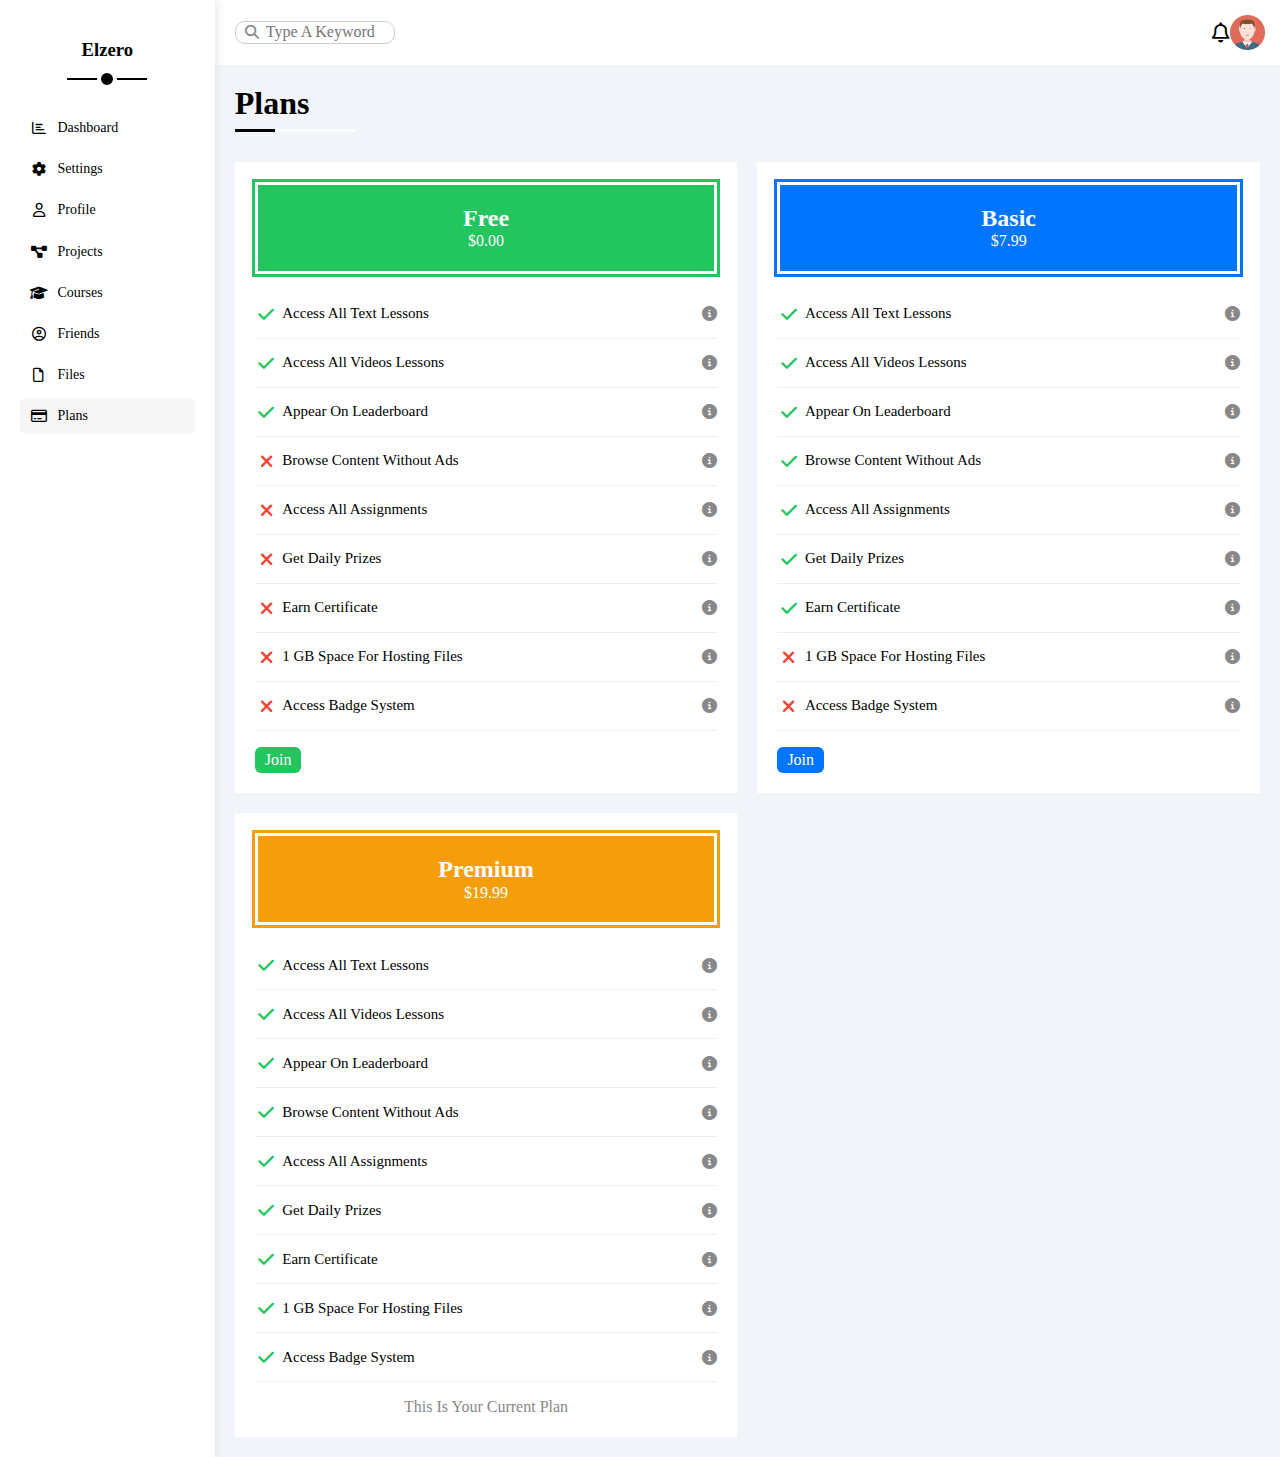
<file: plans.html>
<!DOCTYPE html>
<html lang="en">

<head>
  <meta charset="UTF-8">
  <meta http-equiv="X-UA-Compatible" content="IE=edge">
  <meta name="viewport" content="width=device-width, initial-scale=1.0">
  <title>Disgin 4</title>
      <!-- fone awesome css file -->
      <link rel="stylesheet" href="css/all.min.css">
      <!-- css file rendering all the page normally -->
      <link rel="stylesheet" href="css/normalize.css">
      <!-- font google css file -->
      <link rel="preconnect" href="https://fonts.googleapis.com">
      <link rel="preconnect" href="https://fonts.gstatic.com" crossorigin>
      <link rel="preconnect" href="https://fonts.googleapis.com">
      <link rel="preconnect" href="https://fonts.gstatic.com" crossorigin>
      <link
          href="https://fonts.googleapis.com/css2?family=Passions+Conflict&family=Roboto:ital,wght@0,100;0,300;0,500;0,700;0,900;1,100;1,400&family=Work+Sans:ital,wght@0,200;0,300;0,400;0,500;0,600;0,700;1,300&display=swap"
          rel="stylesheet">
      <!-- main css file -->
      <link rel="stylesheet" href="css/index.css">
      <!-- framwork css file -->
      <link rel="stylesheet" href="css/framWork.css">
</head>
<body>
  <!-- first padge -->
  <div class="padge Dashboard d-flex">
      <div class="Sidebar bg-white p-20 p-relative ">
          <h3 class="Elzero txt-c">Elzero</h3>
          <ul>
              <li><a class="d-flex align-center fs-14 c-black rad-6 p-10"  href="index.html">
                      <i class="fa-regular fa-chart-bar fa-fw"></i>
                      <span>Dashboard</span></a>
              </li>
              <li><a class="d-flex align-center fs-14 c-black rad-6 p-10" href="settings.html">
                      <i class="fa-solid fa-gear fa-fw"></i><span>Settings</span></a>
              </li>
              <li><a class="d-flex align-center fs-14 c-black rad-6 p-10"  href="profile.html">
                      <i class="fa-regular fa-user fa-fw"></i><span>Profile</span></a>
              </li>
              <li><a class="d-flex align-center fs-14 c-black rad-6 p-10"  href="projects.html">
                      <i class="fa-solid fa-diagram-project fa-fw"></i><span>Projects</span></a>
              </li>
              <li><a class="d-flex align-center fs-14 c-black rad-6 p-10"  href="courses.html">
                      <i class="fa-solid fa-graduation-cap fa-fw"></i><span>Courses</span></a>
              </li>
              <li><a class="d-flex align-center fs-14 c-black rad-6 p-10"  href="friends.html">
                      <i class="fa-regular fa-circle-user fa-fw"></i><span>Friends</span></a>
              </li>
              <li><a class="d-flex align-center fs-14 c-black rad-6 p-10"  href="files.html">
                      <i class="fa-regular fa-file fa-fw"></i><span>Files</span></a>
              </li>
              <li><a class="active d-flex align-center fs-14 c-black rad-6 p-10"  href="plans.html">
                      <i class="fa-regular fa-credit-card fa-fw"></i><span>Plans</span></a>
              </li>
          </ul>
      </div>
      <div class="content w-full">
            <div class="header bg-white p-15 between-flex">
                <div class="search p-relative">
                    <input type="text" placeholder="Type A Keyword">
                </div>
                <div class="icons p-relative  d-flex align-center">
                    <i class=" notification fa-regular fa-bell fa-lg"></i>
                    <img width="35px" src="photo/avatar.png" alt>
                </div>
            </div>
            <h1 class="p-relative">Plans</h1>
            <div class="plans-page d-grid m-20 gap-20">
                <div class="plan green bg-white p-20">
                  <div class="top bg-green txt-c p-20">
                    <h2 class="m-0 c-white">Free</h2>
                    <div class="price c-white"><span>$</span>0.00</div>
                  </div>
                  <ul>
                    <li>
                      <i class="fa-solid fa-check fa-fw yes"></i>
                      <span>Access All Text Lessons</span>
                      <i class="fa-solid fa-circle-info help"></i>
                    </li>
                    <li>
                      <i class="fa-solid fa-check fa-fw yes"></i>
                      <span>Access All Videos Lessons</span>
                      <i class="fa-solid fa-circle-info help"></i>
                    </li>
                    <li>
                      <i class="fa-solid fa-check fa-fw yes"></i>
                      <span>Appear On Leaderboard</span>
                      <i class="fa-solid fa-circle-info help"></i>
                    </li>
                    <li>
                      <i class="fa-solid fa-xmark fa-fw"></i>
                      <span>Browse Content Without Ads</span>
                      <i class="fa-solid fa-circle-info help"></i>
                    </li>
                    <li>
                      <i class="fa-solid fa-xmark fa-fw"></i>
                      <span>Access All Assignments</span>
                      <i class="fa-solid fa-circle-info help"></i>
                    </li>
                    <li>
                      <i class="fa-solid fa-xmark fa-fw"></i>
                      <span>Get Daily Prizes</span>
                      <i class="fa-solid fa-circle-info help"></i>
                    </li>
                    <li>
                      <i class="fa-solid fa-xmark fa-fw"></i>
                      <span>Earn Certificate</span>
                      <i class="fa-solid fa-circle-info help"></i>
                    </li>
                    <li>
                      <i class="fa-solid fa-xmark fa-fw"></i>
                      <span>1 GB Space For Hosting Files</span>
                      <i class="fa-solid fa-circle-info help"></i>
                    </li>
                    <li>
                      <i class="fa-solid fa-xmark fa-fw"></i>
                      <span>Access Badge System</span>
                      <i class="fa-solid fa-circle-info help"></i>
                    </li>
                  </ul>
                  <a href="#" class="btn-shape bg-green c-white d-block w-fit">Join</a>
                </div>
                <!-- Start Plan -->
                <div class="plan blue bg-white p-20">
                  <div class="top bg-blue txt-c p-20">
                    <h2 class="m-0 c-white">Basic</h2>
                    <div class="price c-white"><span>$</span>7.99</div>
                  </div>
                  <ul class="list-none p-0">
                    <li>
                      <i class="fa-solid fa-check fa-fw yes"></i>
                      <span>Access All Text Lessons</span>
                      <i class="fa-solid fa-circle-info help"></i>
                    </li>
                    <li>
                      <i class="fa-solid fa-check fa-fw yes"></i>
                      <span>Access All Videos Lessons</span>
                      <i class="fa-solid fa-circle-info help"></i>
                    </li>
                    <li>
                      <i class="fa-solid fa-check fa-fw yes"></i>
                      <span>Appear On Leaderboard</span>
                      <i class="fa-solid fa-circle-info help"></i>
                    </li>
                    <li>
                      <i class="fa-solid fa-check fa-fw yes"></i>
                      <span>Browse Content Without Ads</span>
                      <i class="fa-solid fa-circle-info help"></i>
                    </li>
                    <li>
                      <i class="fa-solid fa-check fa-fw yes"></i>
                      <span>Access All Assignments</span>
                      <i class="fa-solid fa-circle-info help"></i>
                    </li>
                    <li>
                      <i class="fa-solid fa-check fa-fw yes"></i>
                      <span>Get Daily Prizes</span>
                      <i class="fa-solid fa-circle-info help"></i>
                    </li>
                    <li>
                      <i class="fa-solid fa-check fa-fw yes"></i>
                      <span>Earn Certificate</span>
                      <i class="fa-solid fa-circle-info help"></i>
                    </li>
                    <li>
                      <i class="fa-solid fa-xmark fa-fw"></i>
                      <span>1 GB Space For Hosting Files</span>
                      <i class="fa-solid fa-circle-info help"></i>
                    </li>
                    <li>
                      <i class="fa-solid fa-xmark fa-fw"></i>
                      <span>Access Badge System</span>
                      <i class="fa-solid fa-circle-info help"></i>
                    </li>
                  </ul>
                  <a href="#" class="btn-shape bg-blue c-white d-block w-fit">Join</a>
                </div>
                
                <!-- Start Plan -->
                <div class="plan orange bg-white p-20">
                  <div class="top bg-orange txt-c p-20">
                    <h2 class="m-0 c-white">Premium</h2>
                    <div class="price c-white"><span>$</span>19.99</div>
                  </div>
                  <ul class="list-none p-0">
                    <li>
                      <i class="fa-solid fa-check fa-fw yes"></i>
                      <span>Access All Text Lessons</span>
                      <i class="fa-solid fa-circle-info help"></i>
                    </li>
                    <li>
                      <i class="fa-solid fa-check fa-fw yes"></i>
                      <span>Access All Videos Lessons</span>
                      <i class="fa-solid fa-circle-info help"></i>
                    </li>
                    <li>
                      <i class="fa-solid fa-check fa-fw yes"></i>
                      <span>Appear On Leaderboard</span>
                      <i class="fa-solid fa-circle-info help"></i>
                    </li>
                    <li>
                      <i class="fa-solid fa-check fa-fw yes"></i>
                      <span>Browse Content Without Ads</span>
                      <i class="fa-solid fa-circle-info help"></i>
                    </li>
                    <li>
                      <i class="fa-solid fa-check fa-fw yes"></i>
                      <span>Access All Assignments</span>
                      <i class="fa-solid fa-circle-info help"></i>
                    </li>
                    <li>
                      <i class="fa-solid fa-check fa-fw yes"></i>
                      <span>Get Daily Prizes</span>
                      <i class="fa-solid fa-circle-info help"></i>
                    </li>
                    <li>
                      <i class="fa-solid fa-check fa-fw yes"></i>
                      <span>Earn Certificate</span>
                      <i class="fa-solid fa-circle-info help"></i>
                    </li>
                    <li>
                      <i class="fa-solid fa-check fa-fw yes"></i>
                      <span>1 GB Space For Hosting Files</span>
                      <i class="fa-solid fa-circle-info help"></i>
                    </li>
                    <li>
                      <i class="fa-solid fa-check fa-fw yes"></i>
                      <span>Access Badge System</span>
                      <i class="fa-solid fa-circle-info help"></i>
                    </li>
                  </ul>
                  <p class="c-grey m-0 txt-c">This Is Your Current Plan</p>
                </div>
                <!-- End Plan -->
</file>
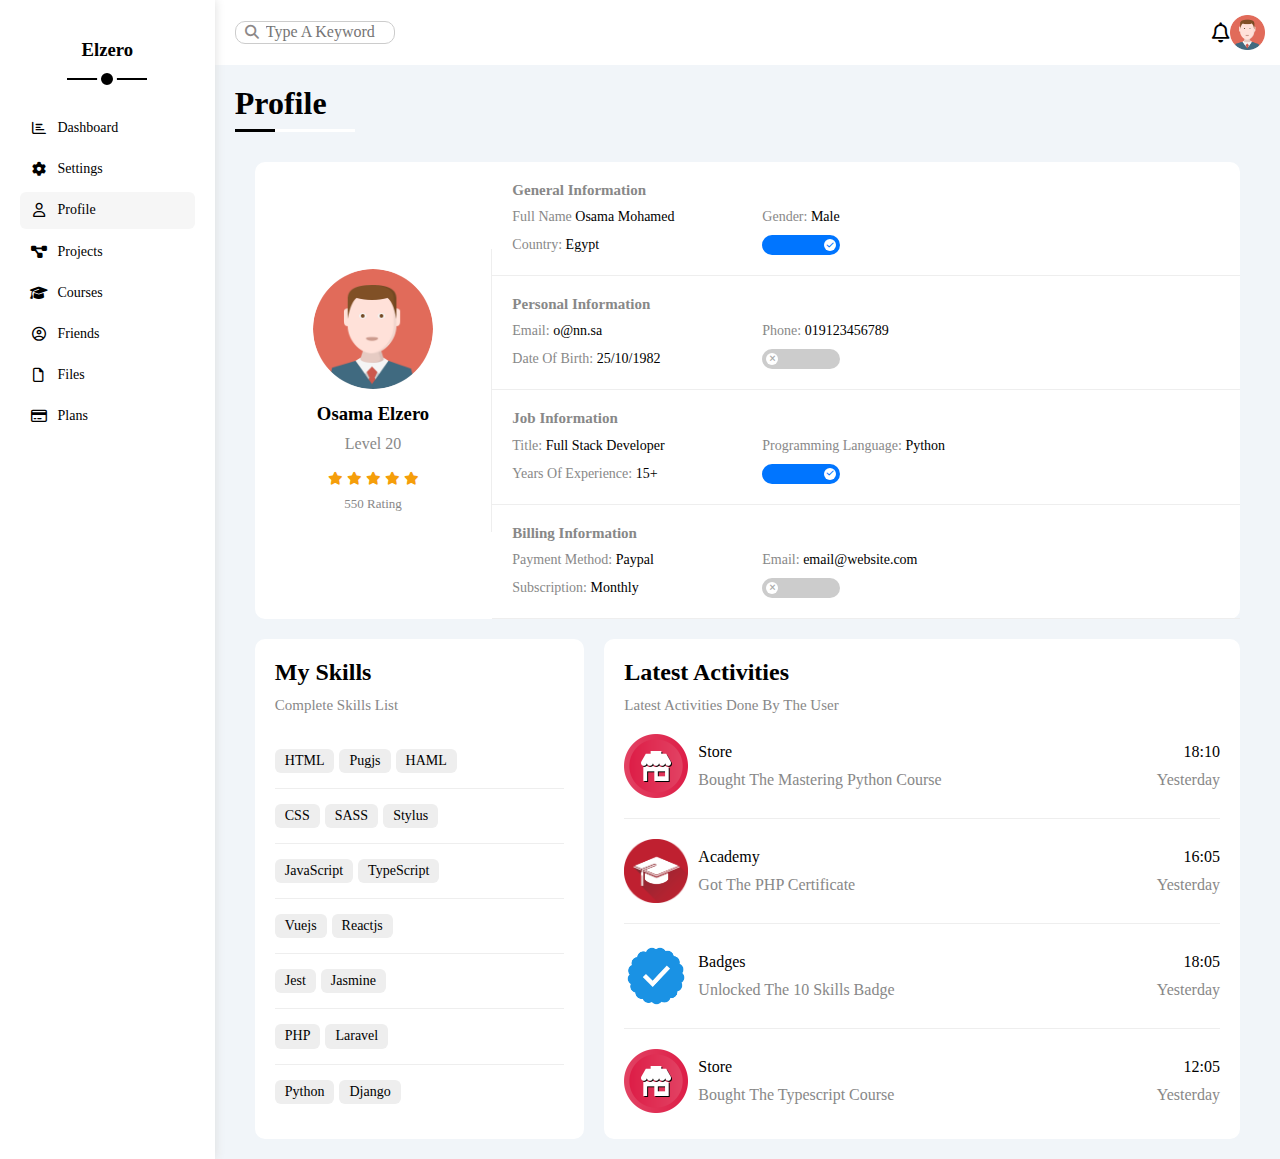
<file: profile.html>
<!DOCTYPE html>
<html lang="en">

<head>
  <meta charset="UTF-8">
  <meta http-equiv="X-UA-Compatible" content="IE=edge">
  <meta name="viewport" content="width=device-width, initial-scale=1.0">
  <title>Disgin 4</title>
      <!-- fone awesome css file -->
      <link rel="stylesheet" href="css/all.min.css">
      <!-- css file rendering all the page normally -->
      <link rel="stylesheet" href="css/normalize.css">
      <!-- font google css file -->
      <link rel="preconnect" href="https://fonts.googleapis.com">
      <link rel="preconnect" href="https://fonts.gstatic.com" crossorigin>
      <link rel="preconnect" href="https://fonts.googleapis.com">
      <link rel="preconnect" href="https://fonts.gstatic.com" crossorigin>
      <link
          href="https://fonts.googleapis.com/css2?family=Passions+Conflict&family=Roboto:ital,wght@0,100;0,300;0,500;0,700;0,900;1,100;1,400&family=Work+Sans:ital,wght@0,200;0,300;0,400;0,500;0,600;0,700;1,300&display=swap"
          rel="stylesheet">
      <!-- main css file -->
      <link rel="stylesheet" href="css/index.css">
      <!-- framwork css file -->
      <link rel="stylesheet" href="css/framWork.css">
</head>
<body>
  <!-- first padge -->
  <div class="padge Dashboard d-flex">
      <div class="Sidebar bg-white p-20 p-relative ">
          <h3 class="Elzero txt-c">Elzero</h3>
          <ul>
              <li><a class="d-flex align-center fs-14 c-black rad-6 p-10"  href="index.html">
                      <i class="fa-regular fa-chart-bar fa-fw"></i>
                      <span>Dashboard</span></a>
              </li>
              <li><a class="d-flex align-center fs-14 c-black rad-6 p-10" href="settings.html">
                      <i class="fa-solid fa-gear fa-fw"></i><span>Settings</span></a>
              </li>
              <li><a class="active d-flex align-center fs-14 c-black rad-6 p-10"  href="profile.html">
                      <i class="fa-regular fa-user fa-fw"></i><span>Profile</span></a>
              </li>
              <li><a class="d-flex align-center fs-14 c-black rad-6 p-10"  href="projects.html">
                      <i class="fa-solid fa-diagram-project fa-fw"></i><span>Projects</span></a>
              </li>
              <li><a class="d-flex align-center fs-14 c-black rad-6 p-10"  href="courses.html">
                      <i class="fa-solid fa-graduation-cap fa-fw"></i><span>Courses</span></a>
              </li>
              <li><a class="d-flex align-center fs-14 c-black rad-6 p-10"  href="friends.html">
                      <i class="fa-regular fa-circle-user fa-fw"></i><span>Friends</span></a>
              </li>
              <li><a class="d-flex align-center fs-14 c-black rad-6 p-10"  href="files.html">
                      <i class="fa-regular fa-file fa-fw"></i><span>Files</span></a>
              </li>
              <li><a class="d-flex align-center fs-14 c-black rad-6 p-10"  href="plans.html">
                      <i class="fa-regular fa-credit-card fa-fw"></i><span>Plans</span></a>
              </li>
          </ul>
      </div>
      <div class="content w-full">
            <div class="header bg-white p-15 between-flex">
                <div class="search p-relative">
                    <input type="text" placeholder="Type A Keyword">
                </div>
                <div class="icons p-relative  d-flex align-center">
                    <i class=" notification fa-regular fa-bell fa-lg"></i>
                    <img width="35px" src="photo/avatar.png" alt>
                </div>
            </div>
            <h1 class="p-relative">Profile</h1>
            <div class="settings-page m-20 gap-20">
                <div class="profile-page m-20">
                    <!-- Start Overview -->
                    <div class="overview bg-white rad-10 d-flex align-center">
                      <div class="avatar-box txt-c p-20">
                        <img class="rad-half mb-10" src="photo/avatar.png" alt="">
                        <h3 class="m-0">Osama Elzero</h3>
                        <p class="c-grey mt-10">Level 20</p>
                        <div class="level rad-6 bg-eee p-relative">
                          <span style="width: 70%"></span>
                        </div>
                        <div class="rating mt-10 mb-10">
                          <i class="fa-solid fa-star c-orange fs-13"></i>
                          <i class="fa-solid fa-star c-orange fs-13"></i>
                          <i class="fa-solid fa-star c-orange fs-13"></i>
                          <i class="fa-solid fa-star c-orange fs-13"></i>
                          <i class="fa-solid fa-star c-orange fs-13"></i>
                        </div>
                        <p class="c-grey m-0 fs-13">550 Rating</p>
                      </div>
                      <div class="info-box w-full txt-c-mobile">
                        <!-- Start Information Row -->
                        <div class="box p-20 d-flex align-center">
                          <h4 class="c-grey fs-15 m-0 w-full">General Information</h4>
                          <div class="fs-14">
                            <span class="c-grey">Full Name</span>
                            <span>Osama Mohamed</span>
                          </div>
                          <div class="fs-14">
                            <span class="c-grey">Gender:</span>
                            <span>Male</span>
                          </div>
                          <div class="fs-14">
                            <span class="c-grey">Country:</span>
                            <span>Egypt</span>
                          </div>
                          <div class="fs-14">
                            <label>
                              <input class="toggle-checkbox" type="checkbox" checked="">
                              <div class="toggle-switch"></div>
                            </label>
                          </div>
                        </div>
                        <!-- End Information Row -->
                        <!-- Start Information Row -->
                        <div class="box p-20 d-flex align-center">
                          <h4 class="c-grey w-full fs-15 m-0">Personal Information</h4>
                          <div class="fs-14">
                            <span class="c-grey">Email:</span>
                            <span>o@nn.sa</span>
                          </div>
                          <div class="fs-14">
                            <span class="c-grey">Phone:</span>
                            <span>019123456789</span>
                          </div>
                          <div class="fs-14">
                            <span class="c-grey">Date Of Birth:</span>
                            <span>25/10/1982</span>
                          </div>
                          <div class="fs-14">
                            <label>
                              <input class="toggle-checkbox" type="checkbox">
                              <div class="toggle-switch"></div>
                            </label>
                          </div>
                        </div>
                        <!-- End Information Row -->
                        <!-- Start Information Row -->
                        <div class="box p-20 d-flex align-center">
                          <h4 class="c-grey w-full fs-15 m-0">Job Information</h4>
                          <div class="fs-14">
                            <span class="c-grey">Title:</span>
                            <span>Full Stack Developer</span>
                          </div>
                          <div class="fs-14">
                            <span class="c-grey">Programming Language:</span>
                            <span>Python</span>
                          </div>
                          <div class="fs-14">
                            <span class="c-grey">Years Of Experience:</span>
                            <span>15+</span>
                          </div>
                          <div class="fs-14">
                            <label>
                              <input class="toggle-checkbox" type="checkbox" checked="">
                              <div class="toggle-switch"></div>
                            </label>
                          </div>
                        </div>
                        <!-- End Information-->
                        <!-- Start Information -->
                        <div class="box p-20 d-flex align-center">
                          <h4 class="c-grey w-full fs-15 m-0">Billing Information</h4>
                          <div class="fs-14">
                            <span class="c-grey">Payment Method:</span>
                            <span>Paypal</span>
                          </div>
                          <div class="fs-14">
                            <span class="c-grey">Email:</span>
                            <span>email@website.com</span>
                          </div>
                          <div class="fs-14">
                            <span class="c-grey">Subscription:</span>
                            <span>Monthly</span>
                          </div>
                          <div class="fs-14">
                            <label>
                              <input class="toggle-checkbox" type="checkbox">
                              <div class="toggle-switch"></div>
                            </label>
                          </div>
                        </div>
                        <!-- End Information  -->
                      </div>
                    </div>
                    <!-- End Overview -->
                    <!-- Start Other Data -->
                    <div class="other-data d-flex gap-20">
                      <div class="skills-card p-20 bg-white rad-10 mt-20">
                        <h2 class="mt-0 mb-10">My Skills</h2>
                        <p class="mt-0 mb-20 c-grey fs-15">Complete Skills List</p>
                        <ul class="m-0 txt-c-mobile">
                          <li><span>HTML</span><span>Pugjs</span><span>HAML</span></li>
                          <li><span>CSS</span><span>SASS</span><span>Stylus</span></li>
                          <li><span>JavaScript</span><span>TypeScript</span></li>
                          <li><span>Vuejs</span><span>Reactjs</span></li>
                          <li><span>Jest</span><span>Jasmine</span></li>
                          <li><span>PHP</span><span>Laravel</span></li>
                          <li><span>Python</span><span>Django</span></li>
                        </ul>
                      </div>
                      <div class="activities p-20 bg-white rad-10 mt-20">
                        <h2 class="mt-0 mb-10">Latest Activities</h2>
                        <p class="mt-0 mb-20 c-grey fs-15">Latest Activities Done By The User</p>
                        <div class="activity d-flex align-center txt-c-mobile">
                          <img src="photo/activity-01.png" alt="">
                          <div class="info">
                            <span class="d-block mb-10">Store</span>
                            <span class="c-grey">Bought The Mastering Python Course</span>
                          </div>
                          <div class="date">
                            <span class="d-block mb-10">18:10</span>
                            <span class="c-grey">Yesterday</span>
                          </div>
                        </div>
                        <div class="activity d-flex align-center txt-c-mobile">
                          <img src="photo/activity-02.png" alt="">
                          <div class="info">
                            <span class="d-block mb-10">Academy</span>
                            <span class="c-grey">Got The PHP Certificate</span>
                          </div>
                          <div class="date">
                            <span class="d-block mb-10">16:05</span>
                            <span class="c-grey">Yesterday</span>
                          </div>
                        </div>
                        <div class="activity d-flex align-center txt-c-mobile">
                          <img src="photo/activity-03.png" alt="">
                          <div class="info">
                            <span class="d-block mb-10">Badges</span>
                            <span class="c-grey">Unlocked The 10 Skills Badge</span>
                          </div>
                          <div class="date">
                            <span class="d-block mb-10">18:05</span>
                            <span class="c-grey">Yesterday</span>
                          </div>
                        </div>
                        <div class="activity d-flex align-center txt-c-mobile">
                          <img src="photo/activity-01.png" alt="">
                          <div class="info">
                            <span class="d-block mb-10">Store</span>
                            <span class="c-grey">Bought The Typescript Course</span>
                          </div>
                          <div class="date">
                            <span class="d-block mb-10">12:05</span>
                            <span class="c-grey">Yesterday</span>
                          </div>
                        </div>
                      </div>
                    </div>
                    <!-- End Other Data -->
                  </div>
</file>
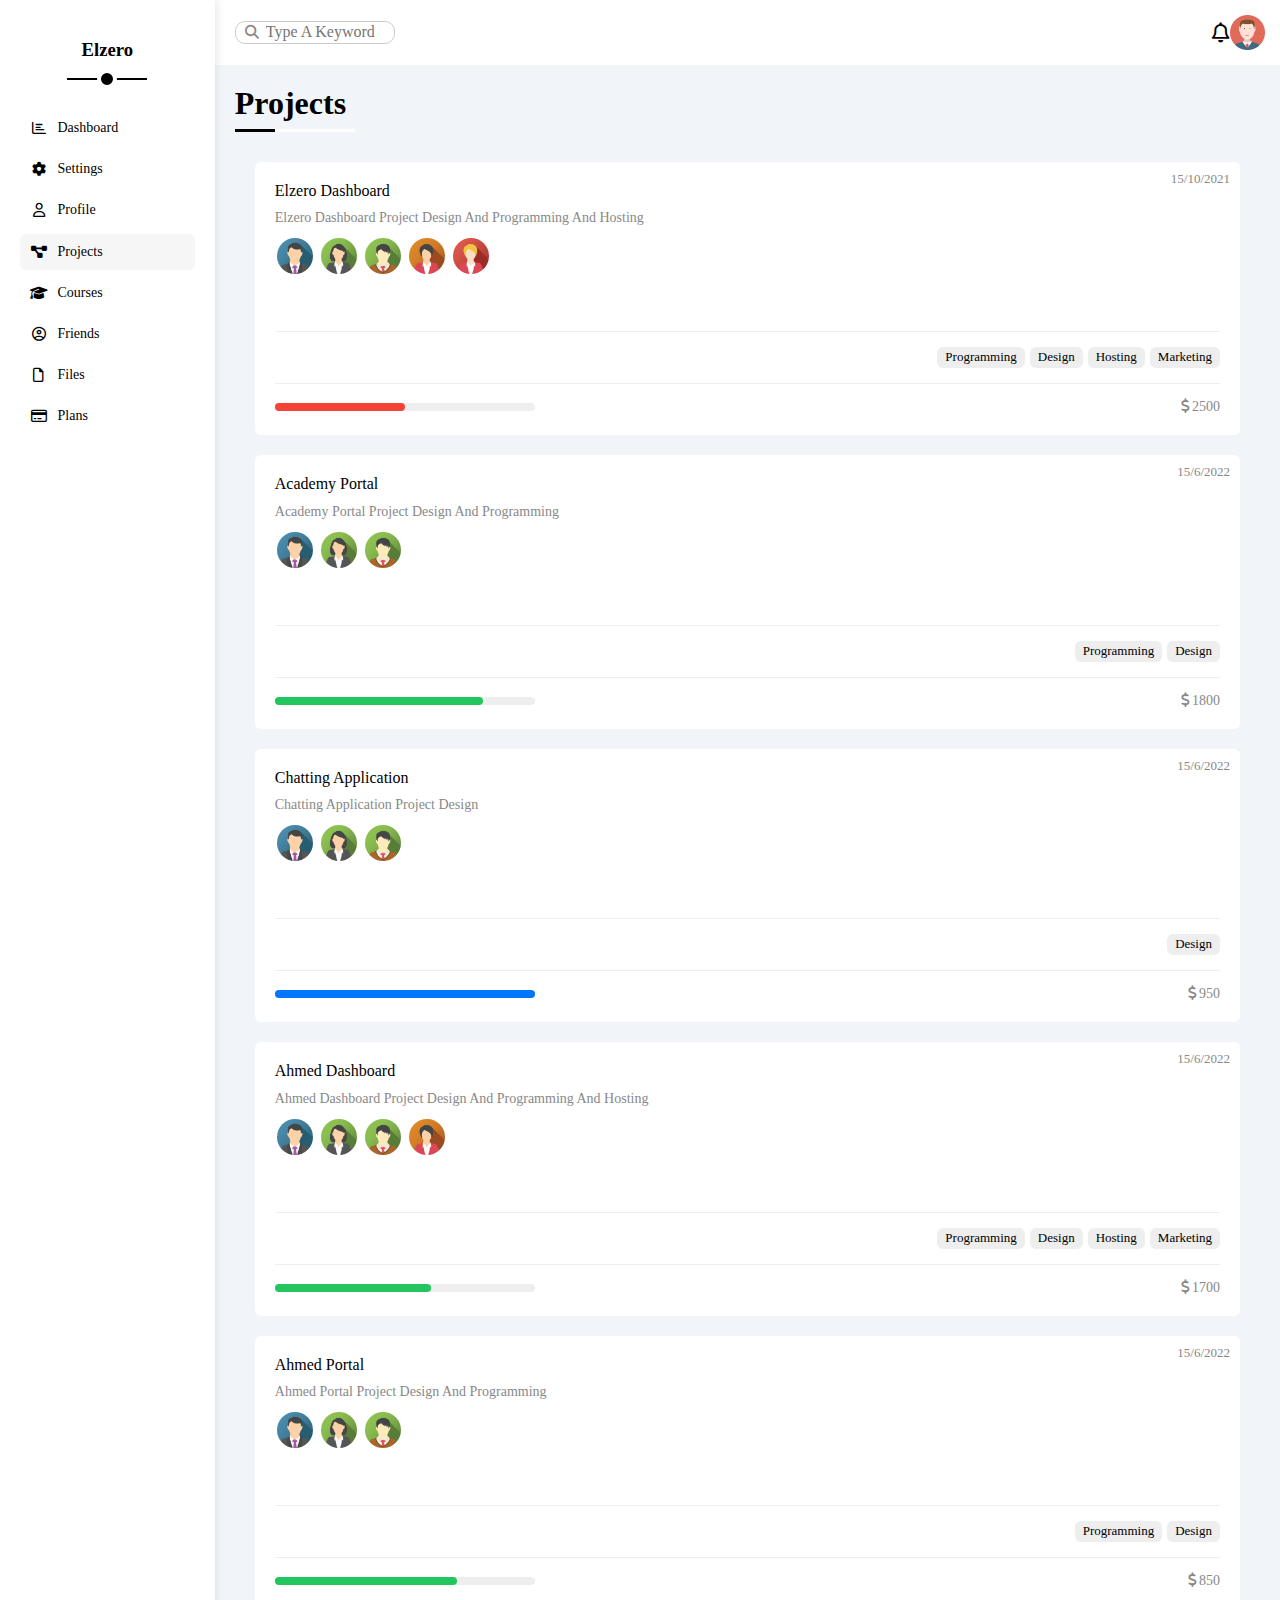
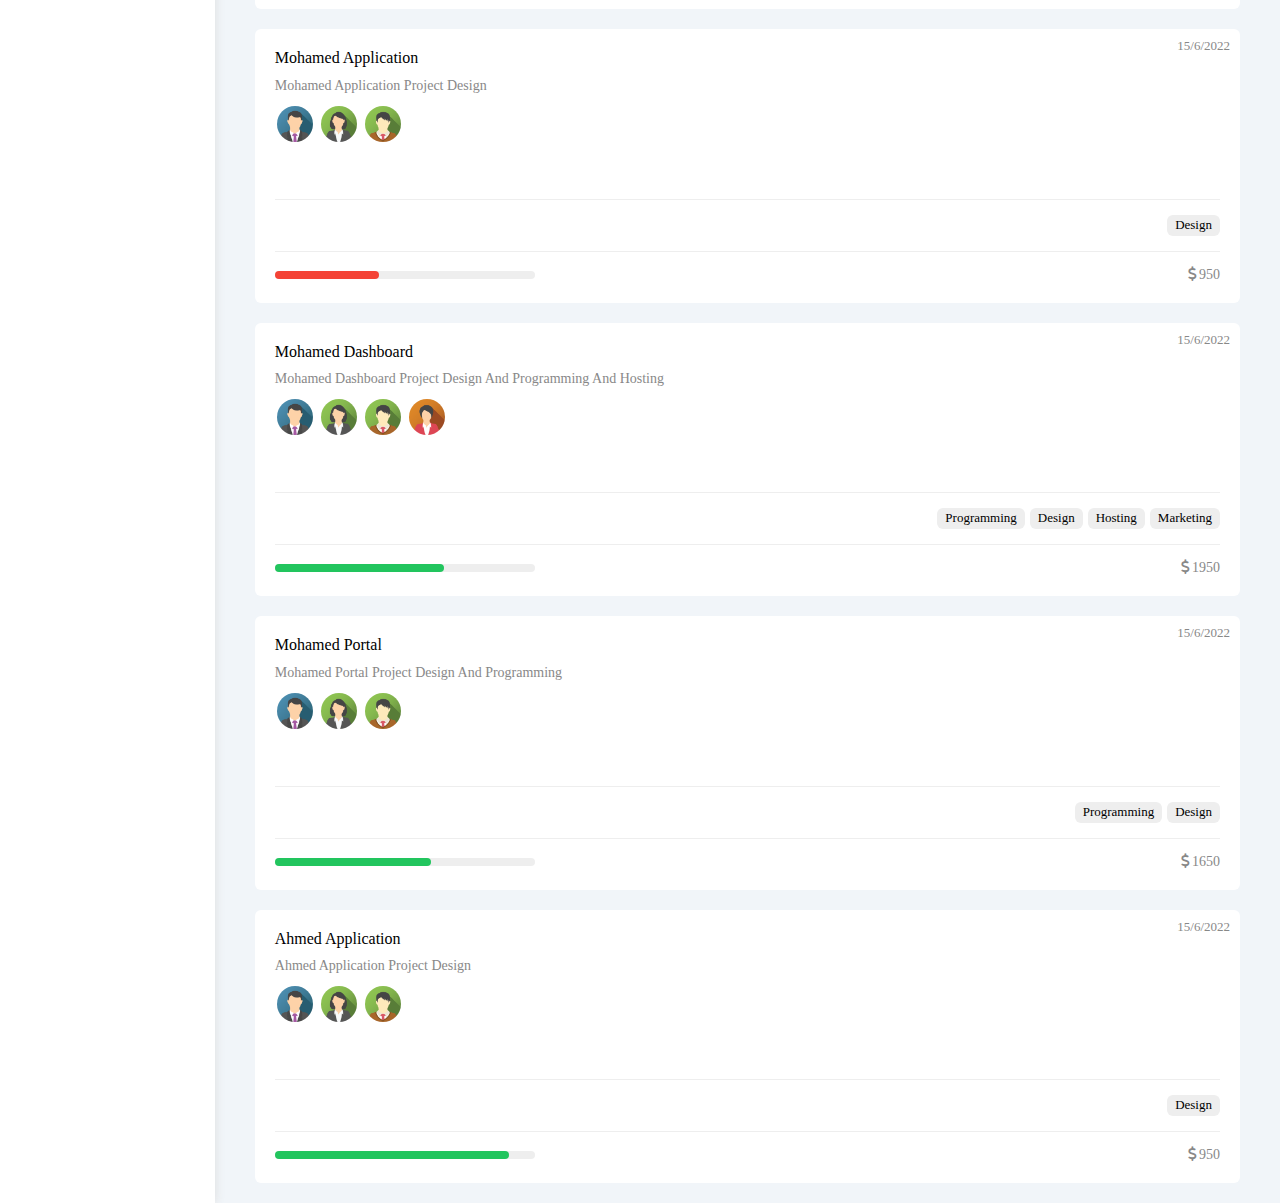
<file: projects.html>
<!DOCTYPE html>
<html lang="en">

<head>
  <meta charset="UTF-8">
  <meta http-equiv="X-UA-Compatible" content="IE=edge">
  <meta name="viewport" content="width=device-width, initial-scale=1.0">
  <title>Disgin 4</title>
      <!-- fone awesome css file -->
      <link rel="stylesheet" href="css/all.min.css">
      <!-- css file rendering all the page normally -->
      <link rel="stylesheet" href="css/normalize.css">
      <!-- font google css file -->
      <link rel="preconnect" href="https://fonts.googleapis.com">
      <link rel="preconnect" href="https://fonts.gstatic.com" crossorigin>
      <link rel="preconnect" href="https://fonts.googleapis.com">
      <link rel="preconnect" href="https://fonts.gstatic.com" crossorigin>
      <link
          href="https://fonts.googleapis.com/css2?family=Passions+Conflict&family=Roboto:ital,wght@0,100;0,300;0,500;0,700;0,900;1,100;1,400&family=Work+Sans:ital,wght@0,200;0,300;0,400;0,500;0,600;0,700;1,300&display=swap"
          rel="stylesheet">
      <!-- main css file -->
      <link rel="stylesheet" href="css/index.css">
      <!-- framwork css file -->
      <link rel="stylesheet" href="css/framWork.css">
</head>
<body>
  <!-- first padge -->
  <div class="padge Dashboard d-flex">
      <div class="Sidebar bg-white p-20 p-relative ">
          <h3 class="Elzero txt-c">Elzero</h3>
          <ul>
              <li><a class="d-flex align-center fs-14 c-black rad-6 p-10"  href="index.html">
                      <i class="fa-regular fa-chart-bar fa-fw"></i>
                      <span>Dashboard</span></a>
              </li>
              <li><a class="d-flex align-center fs-14 c-black rad-6 p-10" href="settings.html">
                      <i class="fa-solid fa-gear fa-fw"></i><span>Settings</span></a>
              </li>
              <li><a class="d-flex align-center fs-14 c-black rad-6 p-10"  href="profile.html">
                      <i class="fa-regular fa-user fa-fw"></i><span>Profile</span></a>
              </li>
              <li><a class="active d-flex align-center fs-14 c-black rad-6 p-10"  href="projects.html">
                      <i class="fa-solid fa-diagram-project fa-fw"></i><span>Projects</span></a>
              </li>
              <li><a class="  d-flex align-center fs-14 c-black rad-6 p-10"  href="courses.html">
                      <i class="fa-solid fa-graduation-cap fa-fw"></i><span>Courses</span></a>
              </li>
              <li><a class="d-flex align-center fs-14 c-black rad-6 p-10"  href="friends.html">
                      <i class="fa-regular fa-circle-user fa-fw"></i><span>Friends</span></a>
              </li>
              <li><a class="d-flex align-center fs-14 c-black rad-6 p-10"  href="files.html">
                      <i class="fa-regular fa-file fa-fw"></i><span>Files</span></a>
              </li>
              <li><a class="d-flex align-center fs-14 c-black rad-6 p-10"  href="plans.html">
                      <i class="fa-regular fa-credit-card fa-fw"></i><span>Plans</span></a>
              </li>
          </ul>
      </div>
      <div class="content w-full">
            <div class="header bg-white p-15 between-flex">
                <div class="search p-relative">
                    <input type="text" placeholder="Type A Keyword">
                </div>
                <div class="icons p-relative  d-flex align-center">
                    <i class=" notification fa-regular fa-bell fa-lg"></i>
                    <img width="35px" src="photo/avatar.png" alt>
                </div>
            </div>
            <h1 class="p-relative">Projects</h1>
            <div class="settings-page m-20 gap-20">
                <div class="projects-page d-grid m-20 gap-20">
                    <div class="project bg-white p-20 rad-6 p-relative">
                      <span class="date fs-13 c-grey">15/10/2021</span>
                      <h4 class="m-0">Elzero Dashboard</h4>
                      <p class="c-grey mt-10 mb-10 fs-14">Elzero Dashboard Project Design And Programming And Hosting</p>
                      <div class="team">
                        <a href="#"><img src="photo/team-01.png" alt=""></a>
                        <a href="#"><img src="photo/team-02.png" alt=""></a>
                        <a href="#"><img src="photo/team-03.png" alt=""></a>
                        <a href="#"><img src="photo/team-04.png" alt=""></a>
                        <a href="#"><img src="photo/team-05.png" alt=""></a>
                      </div>
                      <div class="do d-flex">
                        <span class="fs-13 rad-6 bg-eee">Programming</span>
                        <span class="fs-13 rad-6 bg-eee">Design</span>
                        <span class="fs-13 rad-6 bg-eee">Hosting</span>
                        <span class="fs-13 rad-6 bg-eee">Marketing</span>
                      </div>
                      <div class="info between-flex">
                        <div class="prog bg-eee">
                          <span class="bg-red" style="width: 50%"></span>
                        </div>
                        <div class="fs-14 c-grey">
                          <i class="fa-solid fa-dollar-sign"></i>
                          2500
                        </div>
                      </div>
                    </div>
                    <div class="project bg-white p-20 rad-6 p-relative">
                      <span class="date fs-13 c-grey">15/6/2022</span>
                      <h4 class="m-0">Academy Portal</h4>
                      <p class="c-grey mt-10 mb-10 fs-14">Academy Portal Project Design And Programming</p>
                      <div class="team">
                        <a href="#"><img src="photo/team-01.png" alt=""></a>
                        <a href="#"><img src="photo/team-02.png" alt=""></a>
                        <a href="#"><img src="photo/team-03.png" alt=""></a>
                      </div>
                      <div class="do d-flex">
                        <span class="fs-13 rad-6 bg-eee">Programming</span>
                        <span class="fs-13 rad-6 bg-eee">Design</span>
                      </div>
                      <div class="info between-flex">
                        <div class="prog bg-eee">
                          <span class="bg-green" style="width: 80%"></span>
                        </div>
                        <div class="fs-14 c-grey">
                          <i class="fa-solid fa-dollar-sign"></i>
                          1800
                        </div>
                      </div>
                    </div>
                    <div class="project bg-white p-20 rad-6 p-relative">
                      <span class="date fs-13 c-grey">15/6/2022</span>
                      <h4 class="m-0">Chatting Application</h4>
                      <p class="c-grey mt-10 mb-10 fs-14">Chatting Application Project Design</p>
                      <div class="team">
                        <a href="#"><img src="photo/team-01.png" alt=""></a>
                        <a href="#"><img src="photo/team-02.png" alt=""></a>
                        <a href="#"><img src="photo/team-03.png" alt=""></a>
                      </div>
                      <div class="do d-flex">
                        <span class="fs-13 rad-6 bg-eee">Design</span>
                      </div>
                      <div class="info between-flex">
                        <div class="prog bg-eee">
                          <span class="bg-blue" style="width: 100%"></span>
                        </div>
                        <div class="fs-14 c-grey">
                          <i class="fa-solid fa-dollar-sign"></i>
                          950
                        </div>
                      </div>
                    </div>
                    <div class="project bg-white p-20 rad-6 p-relative">
                      <span class="date fs-13 c-grey">15/6/2022</span>
                      <h4 class="m-0">Ahmed Dashboard</h4>
                      <p class="c-grey mt-10 mb-10 fs-14">Ahmed Dashboard Project Design And Programming And Hosting</p>
                      <div class="team">
                        <a href="#"><img src="photo/team-01.png" alt=""></a>
                        <a href="#"><img src="photo/team-02.png" alt=""></a>
                        <a href="#"><img src="photo/team-03.png" alt=""></a>
                        <a href="#"><img src="photo/team-04.png" alt=""></a>
                      </div>
                      <div class="do d-flex">
                        <span class="fs-13 rad-6 bg-eee">Programming</span>
                        <span class="fs-13 rad-6 bg-eee">Design</span>
                        <span class="fs-13 rad-6 bg-eee">Hosting</span>
                        <span class="fs-13 rad-6 bg-eee">Marketing</span>
                      </div>
                      <div class="info between-flex">
                        <div class="prog bg-eee">
                          <span class="bg-green" style="width: 60%"></span>
                        </div>
                        <div class="fs-14 c-grey">
                          <i class="fa-solid fa-dollar-sign"></i>
                          1700
                        </div>
                      </div>
                    </div>
                    <div class="project bg-white p-20 rad-6 p-relative">
                      <span class="date fs-13 c-grey">15/6/2022</span>
                      <h4 class="m-0">Ahmed Portal</h4>
                      <p class="c-grey mt-10 mb-10 fs-14">Ahmed Portal Project Design And Programming</p>
                      <div class="team">
                        <a href="#"><img src="photo/team-01.png" alt=""></a>
                        <a href="#"><img src="photo/team-02.png" alt=""></a>
                        <a href="#"><img src="photo/team-03.png" alt=""></a>
                      </div>
                      <div class="do d-flex">
                        <span class="fs-13 rad-6 bg-eee">Programming</span>
                        <span class="fs-13 rad-6 bg-eee">Design</span>
                      </div>
                      <div class="info between-flex">
                        <div class="prog bg-eee">
                          <span class="bg-green" style="width: 70%"></span>
                        </div>
                        <div class="fs-14 c-grey">
                          <i class="fa-solid fa-dollar-sign"></i>
                          850
                        </div>
                      </div>
                    </div>
                    <div class="project bg-white p-20 rad-6 p-relative">
                      <span class="date fs-13 c-grey">15/6/2022</span>
                      <h4 class="m-0">Mohamed Application</h4>
                      <p class="c-grey mt-10 mb-10 fs-14">Mohamed Application Project Design</p>
                      <div class="team">
                        <a href="#"><img src="photo/team-01.png" alt=""></a>
                        <a href="#"><img src="photo/team-02.png" alt=""></a>
                        <a href="#"><img src="photo/team-03.png" alt=""></a>
                      </div>
                      <div class="do d-flex">
                        <span class="fs-13 rad-6 bg-eee">Design</span>
                      </div>
                      <div class="info between-flex">
                        <div class="prog bg-eee">
                          <span class="bg-red" style="width: 40%"></span>
                        </div>
                        <div class="fs-14 c-grey">
                          <i class="fa-solid fa-dollar-sign"></i>
                          950
                        </div>
                      </div>
                    </div>
                    <div class="project bg-white p-20 rad-6 p-relative">
                      <span class="date fs-13 c-grey">15/6/2022</span>
                      <h4 class="m-0">Mohamed Dashboard</h4>
                      <p class="c-grey mt-10 mb-10 fs-14">Mohamed Dashboard Project Design And Programming And Hosting</p>
                      <div class="team">
                        <a href="#"><img src="photo/team-01.png" alt=""></a>
                        <a href="#"><img src="photo/team-02.png" alt=""></a>
                        <a href="#"><img src="photo/team-03.png" alt=""></a>
                        <a href="#"><img src="photo/team-04.png" alt=""></a>
                      </div>
                      <div class="do d-flex">
                        <span class="fs-13 rad-6 bg-eee">Programming</span>
                        <span class="fs-13 rad-6 bg-eee">Design</span>
                        <span class="fs-13 rad-6 bg-eee">Hosting</span>
                        <span class="fs-13 rad-6 bg-eee">Marketing</span>
                      </div>
                      <div class="info between-flex">
                        <div class="prog bg-eee">
                          <span class="bg-green" style="width: 65%"></span>
                        </div>
                        <div class="fs-14 c-grey">
                          <i class="fa-solid fa-dollar-sign"></i>
                          1950
                        </div>
                      </div>
                    </div>
                    <div class="project bg-white p-20 rad-6 p-relative">
                      <span class="date fs-13 c-grey">15/6/2022</span>
                      <h4 class="m-0">Mohamed Portal</h4>
                      <p class="c-grey mt-10 mb-10 fs-14">Mohamed Portal Project Design And Programming</p>
                      <div class="team">
                        <a href="#"><img src="photo/team-01.png" alt=""></a>
                        <a href="#"><img src="photo/team-02.png" alt=""></a>
                        <a href="#"><img src="photo/team-03.png" alt=""></a>
                      </div>
                      <div class="do d-flex">
                        <span class="fs-13 rad-6 bg-eee">Programming</span>
                        <span class="fs-13 rad-6 bg-eee">Design</span>
                      </div>
                      <div class="info between-flex">
                        <div class="prog bg-eee">
                          <span class="bg-green" style="width: 60%"></span>
                        </div>
                        <div class="fs-14 c-grey">
                          <i class="fa-solid fa-dollar-sign"></i>
                          1650
                        </div>
                      </div>
                    </div>
                    <div class="project bg-white p-20 rad-6 p-relative">
                      <span class="date fs-13 c-grey">15/6/2022</span>
                      <h4 class="m-0">Ahmed Application</h4>
                      <p class="c-grey mt-10 mb-10 fs-14">Ahmed Application Project Design</p>
                      <div class="team">
                        <a href="#"><img src="photo/team-01.png" alt=""></a>
                        <a href="#"><img src="photo/team-02.png" alt=""></a>
                        <a href="#"><img src="photo/team-03.png" alt=""></a>
                      </div>
                      <div class="do d-flex">
                        <span class="fs-13 rad-6 bg-eee">Design</span>
                      </div>
                      <div class="info between-flex">
                        <div class="prog bg-eee">
                          <span class="bg-green" style="width: 90%"></span>
                        </div>
                        <div class="fs-14 c-grey">
                          <i class="fa-solid fa-dollar-sign"></i>
                          950
                        </div>
                      </div>
                    </div>
                </div>
                </div>
</file>
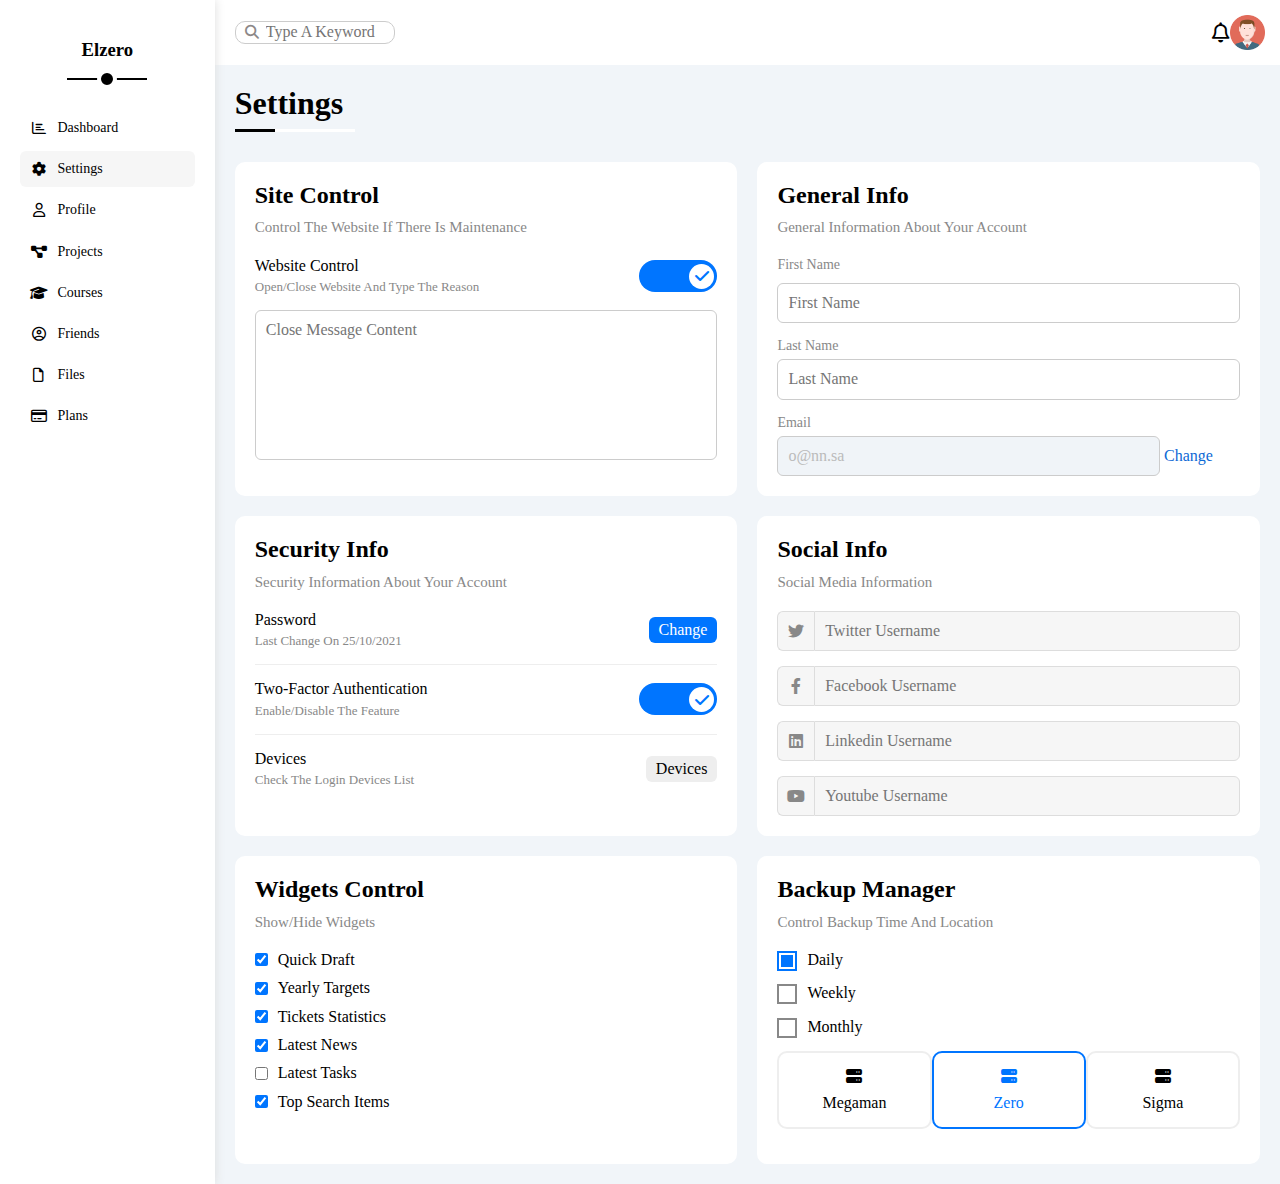
<file: settings.html>
<!DOCTYPE html>
<html lang="en">

<head>
  <meta charset="UTF-8">
  <meta http-equiv="X-UA-Compatible" content="IE=edge">
  <meta name="viewport" content="width=device-width, initial-scale=1.0">
  <title>Disgin 4</title>
      <!-- fone awesome css file -->
      <link rel="stylesheet" href="css/all.min.css">
      <!-- css file rendering all the page normally -->
      <link rel="stylesheet" href="css/normalize.css">
      <!-- font google css file -->
      <link rel="preconnect" href="https://fonts.googleapis.com">
      <link rel="preconnect" href="https://fonts.gstatic.com" crossorigin>
      <link rel="preconnect" href="https://fonts.googleapis.com">
      <link rel="preconnect" href="https://fonts.gstatic.com" crossorigin>
      <link
          href="https://fonts.googleapis.com/css2?family=Passions+Conflict&family=Roboto:ital,wght@0,100;0,300;0,500;0,700;0,900;1,100;1,400&family=Work+Sans:ital,wght@0,200;0,300;0,400;0,500;0,600;0,700;1,300&display=swap"
          rel="stylesheet">
      <!-- main css file -->
      <link rel="stylesheet" href="css/index.css">
      <!-- framwork css file -->
      <link rel="stylesheet" href="css/framWork.css">
</head>
<body>
  <!-- first padge -->
  <div class="padge Dashboard d-flex">
      <div class="Sidebar bg-white p-20 p-relative ">
          <h3 class="Elzero txt-c">Elzero</h3>
          <ul>
              <li><a class="d-flex align-center fs-14 c-black rad-6 p-10"  href="index.html">
                      <i class="fa-regular fa-chart-bar fa-fw"></i>
                      <span>Dashboard</span></a>
              </li>
              <li><a class="active d-flex align-center fs-14 c-black rad-6 p-10" href="settings.html">
                      <i class="fa-solid fa-gear fa-fw"></i><span>Settings</span></a>
              </li>
              <li><a class="d-flex align-center fs-14 c-black rad-6 p-10"  href="profile.html">
                      <i class="fa-regular fa-user fa-fw"></i><span>Profile</span></a>
              </li>
              <li><a class="d-flex align-center fs-14 c-black rad-6 p-10"  href="projects.html">
                      <i class="fa-solid fa-diagram-project fa-fw"></i><span>Projects</span></a>
              </li>
              <li><a class="d-flex align-center fs-14 c-black rad-6 p-10"  href="courses.html">
                      <i class="fa-solid fa-graduation-cap fa-fw"></i><span>Courses</span></a>
              </li>
              <li><a class="d-flex align-center fs-14 c-black rad-6 p-10"  href="friends.html">
                      <i class="fa-regular fa-circle-user fa-fw"></i><span>Friends</span></a>
              </li>
              <li><a class="d-flex align-center fs-14 c-black rad-6 p-10"  href="files.html">
                      <i class="fa-regular fa-file fa-fw"></i><span>Files</span></a>
              </li>
              <li><a class="d-flex align-center fs-14 c-black rad-6 p-10"  href="plans.html">
                      <i class="fa-regular fa-credit-card fa-fw"></i><span>Plans</span></a>
              </li>
          </ul>
      </div>
      <div class="content w-full">
            <div class="header bg-white p-15 between-flex">
                <div class="search p-relative">
                    <input type="text" placeholder="Type A Keyword">
                </div>
                <div class="icons p-relative  d-flex align-center">
                    <i class=" notification fa-regular fa-bell fa-lg"></i>
                    <img width="35px" src="photo/avatar.png" alt>
                </div>
            </div>
            <h1 class="p-relative">Settings</h1>
            <div class="settings-page m-20 d-grid gap-20">
                <!-- Start Site Control -->
                <div class="p-20 bg-white rad-10">
                    <h2 class="mt-0 mb-10">Site Control</h2>
                    <p class="mt-0 mb-20 c-grey fs-15">Control The Website If There Is Maintenance</p>
                    <div class="mb-15 between-flex">
                      <div>
                        <span>Website Control</span>
                        <p class="c-grey mt-5 mb-0 fs-13">Open/Close Website And Type The Reason</p>
                      </div>
                      <div>
                        <label>
                          <input class="toggle-checkbox" type="checkbox" checked="">
                          <div class="toggle-switch"></div>
                        </label>
                      </div>
                    </div>
                    <textarea class="close-message p-10 rad-6 d-block w-full" placeholder="Close Message Content"></textarea>
                  </div>
                <!-- End Site Control -->
                <!-- Start General Info -->
                <div class="p-20 bg-white rad-10">
                    <h2 class="mt-0 mb-10">General Info</h2>
                    <p class="mt-0 mb-20 c-grey fs-15">General Information About Your Account</p>
                    <div class="mb-15">
                      <label class="fs-14 c-grey d-block mb-10" for="first">First Name</label>
                      <input class="b-none border-ccc p-10 rad-6 d-block w-full" type="text" id="first" placeholder="First Name">
                    </div>
                    <div class="mb-15">
                      <label class="fs-14 c-grey d-block mb-5" for="last">Last Name</label>
                      <input class="b-none border-ccc p-10 rad-6 d-block w-full" id="last" type="text" placeholder="Last Name">
                    </div>
                    <div>
                      <label class="fs-14 c-grey d-block mb-5" for="email">Email</label>
                      <input class="email b-none border-ccc p-10 rad-6 w-full mr-10" id="email" type="email" value="o@nn.sa" disabled="">
                      <a class="c-blue" href="#">Change</a>
                    </div>
                  </div>
                <!-- End General Info -->
                <!-- Start Security Info -->
                <div class="p-20 bg-white rad-10">
                    <h2 class="mt-0 mb-10">Security Info</h2>
                    <p class="mt-0 mb-20 c-grey fs-15">Security Information About Your Account</p>
                    <div class="sec-box mb-15 between-flex">
                      <div>
                        <span>Password</span>
                        <p class="c-grey mt-5 mb-0 fs-13">Last Change On 25/10/2021</p>
                      </div>
                      <a class="button bg-blue c-white btn-shape" href="#">Change</a>
                    </div>
                    <div class="sec-box mb-15 between-flex">
                      <div>
                        <span>Two-Factor Authentication</span>
                        <p class="c-grey mt-5 mb-0 fs-13">Enable/Disable The Feature</p>
                      </div>
                      <label>
                        <input class="toggle-checkbox" type="checkbox" checked="">
                        <div class="toggle-switch"></div>
                      </label>
                    </div>
                    <div class="sec-box between-flex">
                      <div>
                        <span>Devices</span>
                        <p class="c-grey mt-5 mb-0 fs-13">Check The Login Devices List</p>
                      </div>
                      <a class="bg-eee c-black btn-shape" href="#">Devices</a>
                    </div>
                  </div>
                <!-- End Security Info -->
                <!-- Start Social Info -->
                <div class="social-boxes p-20 bg-white rad-10">
                    <h2 class="mt-0 mb-10">Social Info</h2>
                    <p class="mt-0 mb-20 c-grey fs-15">Social Media Information</p>
                    <div class="d-flex align-center mb-15">
                        <i class="fa-brands fa-twitter center-flex c-grey"></i>
                        <input class="w-full" type="text" placeholder="Twitter Username">
                      </div>
                      <div class="d-flex align-center mb-15">
                        <i class="fa-brands fa-facebook-f center-flex c-grey"></i>
                        <input class="w-full" type="text" placeholder="Facebook Username">
                      </div>
                      <div class="d-flex align-center mb-15">
                        <i class="fa-brands fa-linkedin center-flex c-grey"></i>
                        <input class="w-full" type="text" placeholder="Linkedin Username">
                      </div>
                      <div class="d-flex align-center">
                        <i class="fa-brands fa-youtube center-flex c-grey"></i>
                        <input class="w-full" type="text" placeholder="Youtube Username">
                      </div>
                </div>
                <!-- End Social Info -->
                <!-- Start Widgets Control -->
                  <div class="Widgets-Control p-20 bg-white rad-10">
                      <h2 class="mt-0 mb-10">Widgets Control</h2>
                      <p class="mt-0 mb-20 c-grey fs-15">Show/Hide Widgets</p>
                      <form action="">
                          <label class="d-flex align-center gap-10 pb-10"> <input type="checkbox" name="" checked> Quick Draft</label>
                          <label class="d-flex align-center gap-10 pb-10"> <input type="checkbox" name="" checked> Yearly Targets</label>
                          <label class="d-flex align-center gap-10 pb-10"> <input type="checkbox" name="" checked> Tickets Statistics</label>
                          <label class="d-flex align-center gap-10 pb-10"> <input type="checkbox" name="" checked> Latest News</label>
                          <label class="d-flex align-center gap-10 pb-10"> <input type="checkbox" name="" > Latest Tasks</label>
                          <label class="d-flex align-center gap-10 pb-10"> <input type="checkbox" name="" checked> Top Search Items</label>
                      </form>
                  </div>
                <!-- End Widgets Control -->
                <!-- START Backup Manager -->
                <div class="backup-control p-20 bg-white rad-10">
                  <h2 class="mt-0 mb-10">Backup Manager</h2>
                  <p class="mt-0 mb-20 c-grey fs-15">Control Backup Time And Location</p>
                  <div class="date d-flex align-center mb-15">
                    <input type="radio" name="time" id="daily" checked="">
                    <label for="daily">Daily</label>
                  </div>
                  <div class="date d-flex align-center mb-15">
                    <input type="radio" name="time" id="weekly">
                    <label for="weekly">Weekly</label>
                  </div>
                  <div class="date d-flex align-center mb-15">
                    <input type="radio" name="time" id="monthly">
                    <label for="monthly">Monthly</label>
                  </div>
                  <div class="servers d-flex align-center txt-c">
                    <input type="radio" name="servers" id="server-one">
                    <div class="server mb-15 rad-10 w-full">
                      <label class="d-block m-15" for="server-one">
                        <i class="fa-solid fa-server d-block mb-10"></i>
                        Megaman
                      </label>
                    </div>
                    <input type="radio" name="servers" id="server-two" checked="">
                    <div class="server mb-15 rad-10 w-full">
                      <label class="d-block m-15" for="server-two">
                        <i class="fa-solid fa-server d-block mb-10"></i>
                        Zero
                      </label>
                    </div>
                    <input type="radio" name="servers" id="server-three">
                    <div class="server mb-15 rad-10 w-full">
                      <label class="d-block m-15" for="server-three">
                        <i class="fa-solid fa-server d-block mb-10"></i>
                        Sigma
                      </label>
                    </div>
                  </div>
                </div>
                <!-- End Backup Manager -->

            </div>
            </body>
</file>
<file: css/index.css>
:root{
    --blue-color:#0075ff;
    --blue-alt-color:#0d69d5;
    --orange-color:#f59e0b;
    --green-color:#22c55e;
    --red-color:#f44336;
    --grey-color:#888;
}
*{
    box-sizing: border-box;
}
body{
    font-family: "open Sans","sans-serif";
}
*:focus{
    outline: none;
}
ul{
    list-style: none;
    padding: 0;
}
a{
    text-decoration: none;
}
.padge{
    background-color: #f1f5f9;
    min-height: 100vh;
}
/* start sidebar */
.Sidebar{
    width: 250px;
    box-shadow: 0 0 10px #ddd;
}
.Sidebar > h3{
    margin-bottom: 50px;
    position: relative;
}
.Sidebar > h3::before, .Sidebar > h3::after {
    content: "";
    background-color: black;
    transform: translateX(-50%);
    position: absolute;
    left: 50%;
}
.Sidebar > h3::after{
    bottom: -29px;
    width: 12px;
    height: 12px;
    border-radius: 50%;
    border: 4px solid white;
}
.Sidebar > h3::before{
    width: 80px;
    height: 2px;
    bottom: -20px;
}
.Sidebar ul li a { transition: 0.3s; -webkit-transition: 0.3s; -moz-transition: 0.3s; -ms-transition: 0.3s; -o-transition: 0.3s;
margin-bottom: 5px;
}
.Sidebar ul li a:hover,
.Sidebar ul li a.active{
background-color: #f6f6f6;
}
.Sidebar ul li a span{
    font-size: 14px;
    margin-left: 10px;
}
@media (max-width:767px) {
    .Sidebar{
        width: 60px;
        padding: 10px;
    }
    .Sidebar > h3{
        font-size: 13px;
        margin-bottom: 15px;
    }
    .Sidebar > h3::after,
    .Sidebar > h3::before{
        display: none;
    }
    .Sidebar ul li a span {
        display: none;
    }
}

/* end sidebar */
/* start header */
.content{
    overflow: hidden;
}
.header .search::before {
    font-family: var(--fa-style-family-classic);
    content: "\f002";
    font-weight: 900;
    position: absolute;
    left: 15px;
    top: 50%;
    transform: translateY(-50%);
    font-size: 14px;
    color: rgb(141, 136, 136);
}
.header .search input{
    border: 1px solid #ccc;
    border-radius: 10px;
    margin-left: 5px;
    padding-left: 30px;
    width: 160px;
    transition: width 0.3s;
}
.header .search input:focus::placeholder{
    opacity: 0;
}
.header .search input:focus{
    width: 200px;
}
.padge h1{
    margin: 20px 20px 40px;
}
.padge h1::before, .padge h1::after {
    content: "";
    height: 3px;
    position: absolute;
    bottom: -10px;
    left: 0;
}
.padge h1::after {
    background-color: black;
    width: 40px;
}
.padge h1::before {
    background-color: white;
    width: 120px;
}
.Boxx{
    grid-template-columns: repeat(auto-fill, minmax(450px, 1fr));
    margin-left: 20px;
    margin-right: 20px;
    margin-bottom: 20px;
}
@media (max-width:767px) {
    .Boxx{
        grid-template-columns: minmax(200px,1fr);
        margin-left: 10px;
        margin-right: 10px;
        gap: 10px;
    } 
}
/* end header */
/* Start profile */
.profile{
    overflow: hidden;
}
.profile .intro img{
    width: 170px;
    margin-bottom: -10px;
}
.profile .avatar{
    width: 65px;
    height: 65px;
    border: 2px solid white;
    border-radius: 50%;
    -webkit-border-radius: 50%;
    -moz-border-radius: 50%;
    -ms-border-radius: 50%;
    -o-border-radius: 50%;
    padding: 2px;
    box-shadow: 0 0 5px #ddd;
    margin-top: -33px;
    margin-left: 20px; 
}
.profile .body{
    border-top: 1px solid #eee;
    border-bottom: 1px solid #eee;
}
.profile .body > div {
    flex: 1;
}
.profile .visit {
    margin: 0 15px 15px auto;
    transition: 0.3s;
    -webkit-transition: 0.3s;
    -moz-transition: 0.3s;
    -ms-transition: 0.3s;
    -o-transition: 0.3s;
}
.profile .visit:hover{
    background-color: var(--blue-alt-color);
}
@media (max-width:767px) {
    .profile .intro{
        padding-bottom: 30px;
    }
    .profile .avatar{
        margin-left: 91px;
    }
    .profile .body > div:not(:last-child){
        margin-bottom: 20px;
    } 
}
.Quick-Draft textarea {
    resize: none;
    min-height: 180px;
}
.Quick-Draft .save {
    margin-left: auto;
    transition: 0.3s;
    cursor: pointer;
}
/* End profile */
 /* Start Yearly Targets  */
.targets .target-row .icon {
    width: 80px;
    height: 80px;
    margin-right: 15px;
}
.blue .icon, .blue .progress {
    background-color: rgb(0 117 255 / 20%);
}
.targets .details .progress {
    height: 4px;
}
.targets .details {
    flex: 1;
    width: 50%;
}
.targets .details .progress > span {
    position: absolute;
    left: 0;
    top: 0;
    height: 100%;
}
.targets .details .progress > span span {
    position: absolute;
    bottom: 16px;
    right: -16px;
    color: white;
    padding: 2px 5px;
    border-radius: 6px;
    font-size: 13px;
}
.targets .details .progress > span span::after {
    content: "";
    border-color: transparent;
    border-width: 5px;
    border-style: solid;
    position: absolute;
    bottom: -10px;
    left: 50%;
    transform: translateX(-50%);
}
.targets .details .progress > .blue span::after {
    border-top-color: var(--blue-color);
}
.orange .icon, .orange .progress {
    background-color: rgb(245 158 11 / 20%);
}
.bg-orange {
    background-color: var(--orange-color);
}
.targets .details .progress > .orange span::after {
    border-top-color: var(--orange-color);
}
.green .icon, .green .progress {
    background-color: rgb(34 197 94 / 20%);
}
.bg-green {
    background-color: var(--green-color);
}

.targets .details .progress > .green span::after {
    border-top-color: var(--green-color);
}
/* End Yearly Targets */
/* Start Tickets Statistics */
.Tickets .box {
    border: 1px solid #ccc;
    width: calc(50% - 10px);
}
@media (max-width: 767px){
    .Tickets .box {
    width: 100%;
}
}
/* End Tickets Statistics */
/* Start Latest News */
.Latest .news-row img {
    width: 100px;
    border-radius: 6px;
    margin-right: 15px;
}
.Latest .info h3 {
    margin: 0 0 6px;
    font-size: 16px;
}
.Latest .info {
    flex-grow: 1;
}
.Latest .news-row:not(:last-of-type) {
    margin-bottom: 20px;
    padding-bottom: 20px;
    border-bottom: 1px solid #eee;
}
@media (max-width: 767px){
        .Latest .news-row {
    display: block;
}
}

/* End Latest News */
/* Start Latest Tasks */
.tasks .task-row:not(:last-of-type) {
    margin-bottom: 15px;
    padding-bottom: 15px;
    border-bottom: 1px solid #eee;
}
.tasks .done h3, .tasks .done p {
    text-decoration: line-through;
    opacity: 0.4;
}
.tasks .task-row i:hover{
    color: #f44336;
}
.tasks .task-row .meme{
    opacity: 0.4;
}
/* End Latest Tasks */
/* Start Latest Uploads */
.latest-uploads ul li img {
    width: 40px;
    height: 40px;
}

/* End Latest Uploads */
/* start Last Project Progress */
.last-project ul li.done::before {
    background-color: var(--blue-color);
}
.last-project ul::before {
    content: "";
    position: absolute;
    left: 11px;
    width: 2px;
    height: 100%;
    background-color: var(--blue-color);
}
.last-project ul li::before {
    content: "";
    width: 20px;
    height: 20px;
    display: block;
    border-radius: 50%;
    background-color: white;
    border: 2px solid white;
    outline: 2px solid var(--blue-color);
    margin-right: 15px;
    z-index: 1;
}
.last-project ul li.current::before {
    animation: change-color 0.8s infinite alternate;
}
.last-project .launch-icon {
    position: absolute;
    width: 160px;
    right: 0;
    bottom: 0;
    opacity: 0.1;
}
/* End Last Project Progress */
/* start Reminders */
.reminders ul li .key {
    width: 15px;
    height: 15px;
}
.reminders ul li > .blue {
    border-left: 2px solid var(--blue-color);
}
.reminders ul li > .green {
    border-left: 2px solid var(--green-color);
}
.reminders ul li > .orange {
    border-left: 2px solid var(--orange-color);
}
.reminders ul li > .red {
    border-left: 2px solid var(--red-color);
}
/* end Reminders */
/* start Latest Post */
.latest-post .avatar {
    width: 48px;
    height: 48px;
}
.latest-post .post-content {
    text-transform: capitalize;
    line-height: 1.8;
    border-top: 1px solid #eee;
    border-bottom: 1px solid #eee;
    min-height: 140px;
}
/* end Latest Post */
/* start Social Media Stats */
.social-media .twitter i, .social-media .twitter a {
    background-color: #1da1f2;
}
.social-media .facebook i, .social-media .facebook a {
    background-color: #1877f2;
}
.social-media .youtube i, .social-media .youtube a {
    background-color: #ff0000;
}
.social-media .linkedin i, .social-media .linkedin a {
    background-color: #0077b5;
}
.social-media .box i {
    position: absolute;
    left: 0;
    top: 0;
    width: 52px;
    transition: 0.3s;
}
.social-media .box {
    padding-left: 70px;
}
.social-media .twitter {
    background-color: rgb(29 161 242 / 20%);
    color: #1da1f2;
}
.social-media .facebook {
    background-color: rgb(24 119 242 / 20%);
    color: #1da1f2;
}
.social-media .youtube {
    background-color: rgb(255 0 0 / 20%);
    color: #ff0000;
}
.social-media .linkedin {
    background-color: rgb(0 119 181 / 20%);
    color: #0077b5;
}
/* end Social Media Stats */
/* start Projects */
.projects table {
    min-width: 1000px;
    border-spacing: 0;
}
.projects table img {
    width: 32px;
    height: 32px;
    border-radius: 50%;
    padding: 2px;
    background-color: white;
}
.projects table img:not(:first-child) {
    margin-left: -20px;
}
.projects table td {
    padding: 15px;
}
.projects thead td {
    background-color: #eee;
    font-weight: bold;
}
.projects tbody td {
    border-bottom: 1px solid #eee;
    border-left: 1px solid #eee;
    transition: 0.3s;
}
.projects tbody tr:hover{
    background-color: rgb(253, 249, 249);
}
.projects table tbody tr td:last-child {
    border-right: 1px solid #eee;
}
.projects .responsive-table {
    overflow-x: auto;
}
/* end Projects */
/* ////////////////////////////////////////////////////////// */
/* Start Setting */
/* Start Site Control */
.settings-page {
    grid-template-columns: repeat(auto-fill, minmax(500px, 1fr));
}
.settings-page .close-message {
    border: 1px solid #ccc;
    resize: none;
    min-height: 150px;
}
.toggle-checkbox {
    -webkit-appearance: none;
    appearance: none;
    display: none;
}
.toggle-checkbox:checked + .toggle-switch::before {
    content: "\f00c";
    left: 50px;
    color: var(--blue-color);
}
.toggle-switch::before {
    font-family: var(--fa-style-family-classic);
    content: "\f00d";
    font-weight: 800;
    position: absolute;
    width: 25px;
    height: 25px;
    background-color: white;
    border-radius: 50%;
    top: 4px;
    left: 4px;
    transition: 0.4s;
    display: flex;
    justify-content: center;
    align-items: center;
    color: #aaa;
    -webkit-transition: 0.4s;
    -moz-transition: 0.4s;
    -ms-transition: 0.4s;
    -o-transition: 0.4s;
}
.toggle-switch {
    background-color: #ccc;
    width: 78px;
    height: 32px;
    border-radius: 16px;
    position: relative;
    transition: 0.3s;
    cursor: pointer;
}
.toggle-checkbox:checked + .toggle-switch {
    background-color: var(--blue-color);
}
/* End Site Control */
/* Start General Info */
.settings-page :disabled {
    cursor: no-drop;
    background-color: #f0f4f8;
    color: #bbb;
}
.settings-page .email {
    display: inline-flex;
    width: calc(100% - 80px);
}
/* End General Info */
  /* Start Security Info */
  .settings-page .sec-box {
    padding-bottom: 15px;
}
.settings-page .sec-box:not(:last-of-type) {
    border-bottom: 1px solid #eee;
}
  /* End Security Info */
  /* Start Social Info  */
  .settings-page .social-boxes i {
    width: 40px;
    height: 40px;
    background-color: #f6f6f6;
    border: 1px solid #ddd;
    border-right: none;
    border-radius: 6px 0 0 6px;
    transition: 0.3s;
}
.settings-page .social-boxes input {
    height: 40px;
    background-color: #f6f6f6;
    border: 1px solid #ddd;
    padding-left: 10px;
    border-radius: 0 6px 6px 0;
}
  /* End Social Info  */
  /* Start Widgets Control */
  /* End Widgets Control */
  /* START Backup Manager */
  .backup-control input[type="radio"] {
    -webkit-appearance: none;
    appearance: none;
}
.backup-control .date label {
    padding-left: 30px;
    cursor: pointer;
    position: relative;
}
.backup-control .date input[type="radio"]:checked + label::before {
    border-color: var(--blue-color);
}
.backup-control .date label::before {
    content: "";
    position: absolute;
    top: 50%;
    left: 0;
    margin-top: -9px;
    width: 16px;
    height: 16px;
    border: 2px solid var(--grey-color);
    /* border-radius: 57%; */
}
.backup-control .date input[type="radio"]:checked + label::after {
    transform: scale(1);
}
.backup-control .date label::after {
    content: "";
    position: absolute;
    left: 4px;
    top: 4px;
    width: 12px;
    height: 12px;
    background: var(--blue-color);
    /* border-radius: 50%; */
    transition: 0.3s;
    transform: scale(0);
}
.backup-control .servers .server label {
    cursor: pointer;
}
.backup-control .servers input[type="radio"]:checked + .server {
    border-color: var(--blue-color);
    color: var(--blue-color);
}
.backup-control .servers .server {
    border: 2px solid #eee;
    position: relative;
}
  /* End Backup Manager */
/* End Setting */

/* Start Profile */
.profile-page .avatar-box {
    width: 300px;
}
.profile-page .avatar-box > img {
    width: 120px;
    height: 120px;
}
.profile-page .info-box .box {
    flex-wrap: wrap;
    border-bottom: 1px solid #eee;
    transition: 0.3s;
}
.profile-page .info-box .box > div {
    min-width: 250px;
    padding: 10px 0 0;
}
.profile-page .info-box .toggle-switch {
    height: 20px;
}
.profile-page .info-box .toggle-switch::before {
    width: 12px;
    height: 12px;
    font-size: 8px;
}
.profile-page .info-box .toggle-checkbox:checked + .toggle-switch::before {
    left: 62px;
}
.profile-page .skills-card {
    flex-grow: 1;
}
.profile-page .skills-card ul li span {
    display: inline-flex;
    padding: 4px 10px;
    background-color: #eee;
    border-radius: 6px;
    font-size: 14px;
}
.profile-page .skills-card ul li span:not(:last-child) {
    margin-right: 5px;
}
.profile-page .skills-card ul li {
    padding: 15px 0;
}
.profile-page .skills-card ul li:not(:last-child) {
    border-bottom: 1px solid #eee;
}
.profile-page .activities {
    flex-grow: 2;
}
.profile-page .activity:not(:last-of-type) {
    border-bottom: 1px solid #eee;
    padding-bottom: 20px;
    margin-bottom: 20px;
}
.profile-page .activity img {
    width: 64px;
    height: 64px;
    margin-right: 10px;
}
@media (min-width: 768px){
.profile-page .avatar-box {
    border-right: 1px solid #eee;
}}
@media (min-width: 768px){
    .profile-page .activity .date {
    margin-left: auto;
    text-align: right;
}}
/* End Profile */

/* start projects */
.projects-page {
    grid-template-columns: repeat(auto-fill, minmax(500px, 1fr));
}
.projects-page .project .date {
    position: absolute;
    right: 10px;
    top: 10px;
}
.projects-page .project h4 {
    font-weight: normal;
}
.projects-page .project .team {
    position: relative;
    min-height: 80px;
}
.projects-page .project .team img {
    width: 40px;
    height: 40px;
    border-radius: 50%;
    border: 2px solid white;
}
.projects-page .project .do {
    justify-content: flex-end;
    border-top: 1px solid #eee;
    padding-top: 15px;
    margin-top: 15px;
}
.projects-page .project .do span {
    padding: 3px 8px;
    margin-left: 5px;
    width: fit-content;
}
.projects-page .project .info {
    border-top: 1px solid #eee;
    margin-top: 15px;
    padding-top: 15px;
}
.projects-page .project .prog {
    height: 8px;
    width: 260px;
    position: relative;
    border-radius: 6px;
}
.projects-page .project .prog span {
    position: absolute;
    left: 0;
    top: 0;
    height: 100%;
    border-radius: 6px;
}
/* end projects */
/* start Courses */
.courses-page {
    grid-template-columns: repeat(auto-fill, minmax(300px, 1fr));
}
.courses-page .course .instructor {
    position: absolute;
    width: 64px;
    height: 64px;
    border-radius: 50%;
    top: 20px;
    left: 20px;
    border: 2px solid white;
}
.courses-page .course .cover {
    max-width: 100%;
}
.courses-page .course .description {
    line-height: 1.6;
}
.courses-page .course .info .title {
    position: absolute;
    top: -13px;
    left: 50%;
    transform: translateX(-50%);
    font-size: 13px;
}
.courses-page .course .info {
    border-top: 1px solid #eee;
    font-size: 13px;
}
/* end Courses */
/* start friends */
.friends-page {
    grid-template-columns: repeat(auto-fill, minmax(300px, 1fr));
}
.friends-page .contact i {
    background-color: #eee;
    padding: 10px;
    border-radius: 50%;
    color: #666;
    font-size: 13px;
    cursor: pointer;
    transition: 0.3s;
}
.friends-page .friend .icons {
    border-top: 1px solid #eee;
    border-bottom: 1px solid #eee;
    margin-top: 15px;
    margin-bottom: 15px;
    padding-top: 15px;
    padding-bottom: 15px;
}
.friends-page .friend .icons .vip {
    position: absolute;
    right: 0;
    top: 50%;
    transform: translateY(-50%);
    font-size: 40px;
    opacity: 0.2;
}
/* end friends */
/* start files */
.files-page {
    flex-direction: row-reverse;
    align-items: flex-start;
}
.files-page .files-content {
    flex: 1;
    grid-template-columns: repeat(auto-fill, minmax(200px, 1fr));
}
.files-page .files-stats {
    min-width: 260px;
}
.files-page .files-stats .icon {
    width: 40px;
    height: 40px;
    margin-right: 10px;
}
.files-page .files-stats .blue {
    background-color: rgb(0 117 255 / 20%);
}
.files-page .files-stats .green {
    background-color: rgb(34 197 94 / 20%);
}
.files-page .files-stats .red {
    background-color: rgb(244 67 54 / 20%);
}
.files-page .files-stats .orange {
    background-color: rgb(245 158 11 / 20%);
}
.files-page .files-stats .upload {
    margin: 15px auto 0;
    padding: 10px 15px;
    transition: 0.3s;
}
.files-page .files-content img {
    width: 64px;
    height: 64px;
    transition: 0.3s;
}
.files-page .files-content .info {
    border-top: 1px solid #eee;
}
/* end files */
/* Start Plans */
.plans-page {
    grid-template-columns: repeat(auto-fill, minmax(450px, 1fr));
}
.plans-page .plan .top {
    border: 3px solid white;
    outline: 3px solid transparent;
}
.plans-page .plan.green .top {
    outline-color: var(--green-color);
}
.plans-page .plan.blue .top {
    outline-color: var(--blue-color);
}
.plans-page .plan.orange .top {
    outline-color: var(--orange-color);
}
.plans-page .plan ul li {
    padding: 15px 0;
    display: flex;
    align-items: center;
    font-size: 15px;
    border-bottom: 1px solid #eee;
}
.plans-page .plan ul li .yes {
    color: var(--green-color);
}
.plans-page .plan ul li i:not(.yes, .help) {
    color: var(--red-color);
}
.plans-page .plan ul li i:first-child {
    font-size: 18px;
    margin-right: 5px;
}
.plans-page .plan ul li .help {
    color: var(--grey-color);
    margin-left: auto;
    cursor: pointer;
}
/* End Plans */


/* تمت بنجاح */
</file>
<file: css/framWork.css>
:root{
    --blue-color:#0075ff;
    --blue-alt-color:#0d69d5;
    --orange-color:#f59e0b;
    --green-color:#22c55e;
    --red-color:#f44336;
    --grey-color:#888;
}
/* start box */
.d-block{
    display: block;
} 
.d-flex{
    display: flex;
}
.f-wrap {
    flex-wrap: wrap;
}
.center-flex {
    display: flex;
    align-items: center;
    justify-content: center;
}
.align-center{
    align-items: center;
}
.space-between{
    justify-content: space-between;
}
.d-grid{
    display: grid;
} 
.gap-20{
    gap: 20px;
}
.gap-10{
    gap: 10px;
}
.gap-15{
    gap: 15px;
}
.between-flex{
    display: flex;
    align-items: center;
    justify-content: space-between;
}
@media (max-width:767px) {
    .block-mobile{
        display: block;
    } 
    .hide-mobile{
        display: none;
    }
    .profile .intro{
        padding-bottom: 30px;
    }
}
/* End box */
/* start Padding + Margin */
.h-100 {
    height: 100px;
}
.w-100 {
    width: 100px;
}
.p-10{
    padding: 10px;
}
.p-15{
    padding: 15px;
}
.p-20{
    padding: 20px;
}
.pt-15 {
    padding-top: 15px;
}
.pt-20 {
    padding-top: 20px;
}
.pl-15 {
    padding-left: 15px;
}
.pb-15 {
    padding-bottom: 15px;
}
.pb-10 {
    padding-bottom: 10px;
}
.m-0{
    margin: 0;
}
.m-15 {
    margin: 15px;
}
.m-20{
    margin: 20px;
}
.mt-0{
    margin-top: 0;
}
.mt-5{
    margin-top: 5px;
}
.mt-10{
    margin-top: 10px;
}
.mt-15 {
    margin-top: 15px;
}
.mt-20{
    margin-top: 20px;
}
.mt-25 {
    margin-top: 25px;
}
.mr-15 {
    margin-right: 15px;
}
.mb-0{
    margin-bottom:0;
}
.mb-5{
 margin-bottom: 5px;
}
.mb-20{
    margin-bottom: 20px;
}
.mb-15 {
    margin-bottom: 15px;
}
.mb-10 {
    margin-bottom: 10px;
}
/* end padding + MARGIN */
/* start color */
.bg-white{
    background-color: white;
}
.bg-eee{
    background-color: #eee;
}
.bg-blue{
    background-color: #0d69d5;
}
.c-black{
    color: black;
}
.c-white{
    color: white;
}
.bg-blue {
    background-color: var(--blue-color);
}
.c-grey{
    color: var(--grey-color);
}
.c-blue{
    color: #0d69d5;
}
.c-orange{
    color: #f59e0b;
}
.c-green{
    color: #22c55e;
}
.c-red{
    color: #f44336;
}
.bg-red {
    background-color: var(--red-color);
}
/* end color */
 /* start position */
.p-relative{
    position: relative;
}
/* end position */
/* start Font */
.fw-bold {
    font-weight: bold;
}
.txt-c{
    text-align: center;
}
.fs-14{
    font-size: 14px;
}
.fs-13{
    font-size: 13px;
}
.fs-15 {
    font-size: 15px;
}
.fs-25 {
    font-size: 25px;
}
.w-full{
    width: 100%;
}
.h-full {
    height: 100%;
}
.w-fit{
    width: fit-content;
}
@media (max-width) {
    .txt-c-mobile{
        text-align: center ;
    }
}
/* end Font */
/* start border */
.rad-half {
    border-radius: 50%;
}
.b-none{
    border: none;
}
.border-ccc {
    border: 1px solid #ccc;
}
.rad-6{
    border-radius: 6px;
    -webkit-border-radius: 6px;
    -moz-border-radius: 6px;
    -ms-border-radius: 6px;
    -o-border-radius: 6px;
}
.rad-10 {
    border-radius: 10px;
}
.btn-shape {
    padding: 4px 10px;
    border-radius: 6px;
}
/* end border */
</file>
